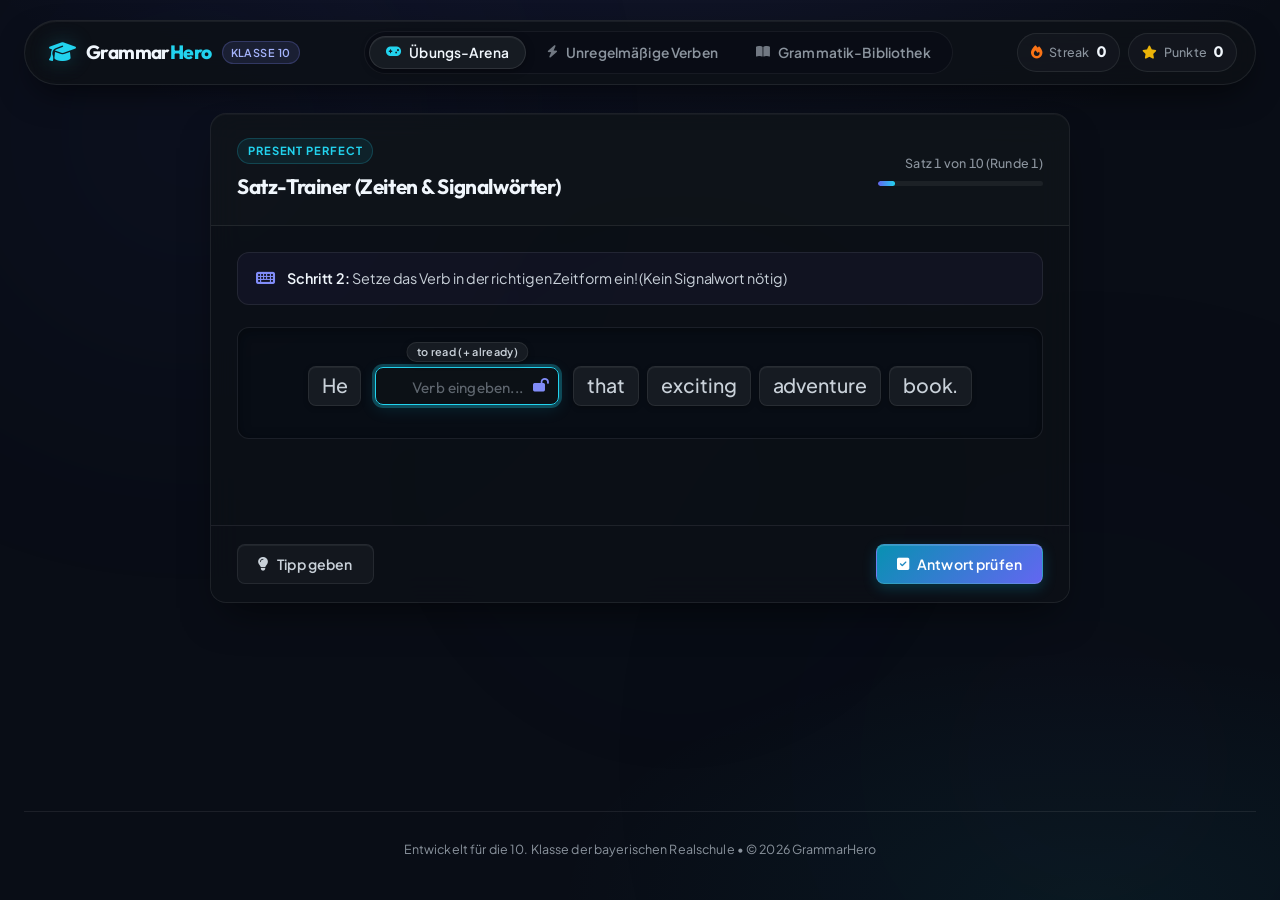
<file: index.html>
<!DOCTYPE html>
<html lang="de">
<head>
    <meta charset="UTF-8">
    <meta name="viewport" content="width=device-width, initial-scale=1.0">
    <title>GrammarHero 10 - Englisch Grammatik & Verb Trainer</title>
    <!-- Modern Fonts -->
    <link rel="preconnect" href="https://fonts.googleapis.com">
    <link rel="preconnect" href="https://fonts.gstatic.com" crossorigin>
    <link href="https://fonts.googleapis.com/css2?family=Outfit:wght@300;400;500;600;700;800&family=Plus+Jakarta+Sans:wght@300;400;500;600;700;800&display=swap" rel="stylesheet">
    <!-- FontAwesome for Premium Icons -->
    <link rel="stylesheet" href="https://cdnjs.cloudflare.com/ajax/libs/font-awesome/6.4.0/css/all.min.css">
    <link rel="stylesheet" href="style.css">
</head>
<body>

    <!-- Animierte Hintergrund-Blobs -->
    <div class="blob blob-1"></div>
    <div class="blob blob-2"></div>
    <div class="blob blob-3"></div>

    <div class="app-container">
        <!-- Header -->
        <header class="app-header">
            <div class="logo">
                <i class="fa-solid fa-graduation-cap logo-icon"></i>
                <span class="logo-text">Grammar<span class="highlight">Hero</span> <span class="badge">Klasse 10</span></span>
            </div>
            
            <nav class="app-nav">
                <button class="nav-btn active" id="btn-tab-trainer" type="button">
                    <i class="fa-solid fa-gamepad"></i> <span>Übungs-Arena</span>
                </button>
                <button class="nav-btn" id="btn-tab-verbs" type="button">
                    <i class="fa-solid fa-bolt"></i> <span>Unregelmäßige Verben</span>
                </button>
                <button class="nav-btn" id="btn-tab-grammar" type="button">
                    <i class="fa-solid fa-book-open"></i> <span>Grammatik-Bibliothek</span>
                </button>
            </nav>

            <div class="header-stats">
                <div class="stat-badge" title="Aktuelle Serie">
                    <i class="fa-solid fa-fire text-orange"></i>
                    <span class="stat-label">Streak</span>
                    <strong id="global-streak">0</strong>
                </div>
                <div class="stat-badge" title="Gesamtpunkte">
                    <i class="fa-solid fa-star text-yellow"></i>
                    <span class="stat-label">Punkte</span>
                    <strong id="global-points">0</strong>
                </div>
            </div>
        </header>

        <!-- Hauptinhalt -->
        <main class="app-main">
            
            <!-- TAB 1: TRAINER ARENA (Bereinigt & 100dvh Scroll-Stopp auf Mobile) -->
            <section id="tab-trainer" class="tab-content active">
                <div class="trainer-layout">
                    
                    <!-- LÜCKENTEXT TRAINER -->
                    <div class="card glass-card main-trainer-card">
                        <div class="card-header">
                            <div class="title-group">
                                <span class="subtitle-tag" id="current-tense-badge">Simple Present</span>
                                <h2>Satz-Trainer (Zeiten & Signalwörter)</h2>
                            </div>
                            <div class="progress-container">
                                <span class="progress-text" id="sentence-progress">Satz 1 von 10</span>
                                <div class="progress-bar-bg">
                                    <div class="progress-bar-fill" id="sentence-progress-bar" style="width: 10%"></div>
                                </div>
                            </div>
                        </div>

                        <div class="card-body">
                            <!-- Instruktionen -->
                            <div class="instruction-box" id="instruction-box">
                                <div class="instruction-step active" id="step-signal">
                                    <i class="fa-solid fa-magnifying-glass instruction-icon text-cyan"></i>
                                    <span><strong>Schritt 1:</strong> Finde und markiere das <strong>Signalwort</strong> im Satz durch Anklicken!</span>
                                </div>
                                <div class="instruction-step" id="step-gap">
                                    <i class="fa-solid fa-keyboard instruction-icon text-purple"></i>
                                    <span><strong>Schritt 2:</strong> Hervorragend! Fülle nun die Lücke mit der korrekten Verbform aus.</span>
                                </div>
                            </div>

                            <!-- Der interaktive Satzbereich (zentriert im Blickfeld) -->
                            <div class="sentence-display-area" id="sentence-area">
                                <!-- Wird dynamisch in modules/trainer-engine.js gerendert -->
                            </div>

                            <!-- Feedback Drawer -->
                            <div class="feedback-drawer" id="feedback-drawer">
                                <div class="feedback-header">
                                    <div class="feedback-status" id="feedback-status">
                                        <i class="fa-solid fa-circle-check text-green"></i>
                                        <span>Richtig! Sehr gut gemacht.</span>
                                    </div>
                                    <span class="tense-tag" id="feedback-tense">Simple Past</span>
                                </div>
                                <div class="feedback-body">
                                    <div class="correct-form-alert">
                                        <span>Korrekt wäre: </span><strong id="feedback-correct-answer">went</strong>
                                    </div>
                                    <p class="explanation-text" id="feedback-explanation">
                                        Hier steht eine Erklärung...
                                    </p>
                                </div>
                            </div>
                        </div>

                        <div class="card-footer">
                            <button class="btn btn-secondary" id="btn-hint" type="button">
                                <i class="fa-solid fa-lightbulb"></i> Tipp geben
                            </button>
                            <button class="btn btn-primary" id="btn-action" type="button" disabled>
                                <i class="fa-solid fa-lock"></i> Bitte Signalwort wählen
                            </button>
                        </div>
                    </div>

                </div>

                <!-- Mobile-First Sticky/Fixed Eingabeleiste (aktiv in Schritt 2 auf Smartphones <= 768px) -->
                <div class="mobile-input-bar" id="mobile-input-bar" aria-hidden="true">
                    <div class="mobile-input-meta">
                        <span class="mobile-step-pill"><i class="fa-solid fa-keyboard"></i> Schritt 2: Verbform eingeben</span>
                        <span class="mobile-verb-target" id="mobile-verb-hint">to play</span>
                    </div>
                    <div class="mobile-input-controls">
                        <input
                            type="text"
                            id="mobile-gap-input"
                            class="mobile-gap-field"
                            placeholder="Verbform eingeben..."
                            autocomplete="off"
                            autocorrect="off"
                            autocapitalize="off"
                            spellcheck="false"
                            enterkeyhint="done"
                            disabled
                        >
                        <button type="button" class="btn btn-accent mobile-check-btn" id="btn-mobile-check" disabled>
                            <i class="fa-solid fa-check"></i> Prüfen
                        </button>
                    </div>
                </div>
            </section>

            <!-- TAB 2: UNREGELMÄSSIGE VERBEN -->
            <section id="tab-verbs" class="tab-content">
                <div class="verbs-tab-layout">
                    <!-- Klassenstufen-Auswahl (Pill-Buttons) -->
                    <div class="verbs-filter-bar" role="group" aria-label="Klassenstufe wählen">
                        <button type="button" class="verb-grade-btn active" data-grade="all">Alle</button>
                        <button type="button" class="verb-grade-btn" data-grade="7">Klasse 7</button>
                        <button type="button" class="verb-grade-btn" data-grade="8">Klasse 8</button>
                        <button type="button" class="verb-grade-btn" data-grade="9">Klasse 9</button>
                        <button type="button" class="verb-grade-btn" data-grade="10">Klasse 10</button>
                    </div>

                    <!-- WIDGET: UNREGELMÄSSIGE VERBEN -->
                    <div class="card glass-card widget-verbs">
                        <div class="widget-header">
                            <div class="widget-title-group">
                                <h3><i class="fa-solid fa-bolt text-purple"></i> Irregular Verbs</h3>
                                <span class="verbs-pool-badge" id="verbs-pool-count">Alle Klassen (108 Verben)</span>
                            </div>
                            <div class="widget-streak" title="Unregelmäßige Verben Streak">
                                <i class="fa-solid fa-fire text-orange"></i> <span id="verbs-streak">0</span>
                            </div>
                        </div>
                        <div class="widget-body">
                            <p class="widget-desc">Gib die 3 Stammformen für das deutsche Verb ein:</p>
                            <div class="verb-target-word" id="verb-german-target">---</div>

                            <form id="verbs-widget-form">
                                <div class="input-field-group">
                                    <label for="widget-inf"><span class="badge-mini">1. Form</span> Infinitive</label>
                                    <div class="input-wrapper">
                                        <span class="input-prefix">to</span>
                                        <input type="text" id="widget-inf" autocomplete="off" placeholder="write" required>
                                        <i class="fa-solid fa-circle-check input-status-icon success-icon"></i>
                                        <i class="fa-solid fa-circle-xmark input-status-icon error-icon"></i>
                                    </div>
                                    <div class="correct-hint" id="hint-widget-inf">Richtig: write</div>
                                </div>

                                <div class="input-field-group">
                                    <label for="widget-sp"><span class="badge-mini">2. Form</span> Simple Past</label>
                                    <div class="input-wrapper">
                                        <input type="text" id="widget-sp" autocomplete="off" placeholder="wrote" required>
                                        <i class="fa-solid fa-circle-check input-status-icon success-icon"></i>
                                        <i class="fa-solid fa-circle-xmark input-status-icon error-icon"></i>
                                    </div>
                                    <div class="correct-hint" id="hint-widget-sp">Richtig: wrote</div>
                                </div>

                                <div class="input-field-group">
                                    <label for="widget-pp"><span class="badge-mini">3. Form</span> Past Participle</label>
                                    <div class="input-wrapper">
                                        <input type="text" id="widget-pp" autocomplete="off" placeholder="written" required>
                                        <i class="fa-solid fa-circle-check input-status-icon success-icon"></i>
                                        <i class="fa-solid fa-circle-xmark input-status-icon error-icon"></i>
                                    </div>
                                    <div class="correct-hint" id="hint-widget-pp">Richtig: written</div>
                                </div>

                                <button type="submit" class="btn btn-accent btn-full" id="btn-widget-check">
                                    Prüfen
                                </button>
                            </form>
                        </div>
                    </div>
                </div>
            </section>

            <!-- TAB 3: GRAMMATIK ERKLÄRUNGEN -->
            <section id="tab-grammar" class="tab-content">
                <div class="grammar-dashboard-header">
                    <h2>Die 8 Zeiten im bayerischen Realschul-Lehrplan (Klasse 10)</h2>
                    <p>Hier findest du anschauliche Vergleiche, Zeitstrahlen und alle wichtigen Regeln auf einen Blick.</p>
                </div>

                <div class="grammar-timeline-card card glass-card">
                    <h3><i class="fa-solid fa-timeline text-cyan"></i> Die englische Zeitenlandschaft (Chronologischer Zeitstrahl)</h3>
                    <div class="timeline-visual">
                        <div class="timeline-line"></div>
                        <div class="timeline-nodes">
                            <div class="timeline-node" data-tense="past-perfect">
                                <div class="node-dot"></div>
                                <span class="node-title">Past Perfect</span>
                                <span class="node-desc">Vor-Vergangenheit</span>
                            </div>
                            <div class="timeline-node" data-tense="simple-past">
                                <div class="node-dot"></div>
                                <span class="node-title">Simple Past</span>
                                <span class="node-desc">Vergangenheit</span>
                            </div>
                            <div class="timeline-node" data-tense="present-perfect">
                                <div class="node-dot"></div>
                                <span class="node-title">Pres. Perfect</span>
                                <span class="node-desc">Brücke zur Gegenwart</span>
                            </div>
                            <div class="timeline-node active" data-tense="simple-present">
                                <div class="node-dot"></div>
                                <span class="node-title">Simple Present</span>
                                <span class="node-desc">Gegenwart / Gewohnheit</span>
                            </div>
                            <div class="timeline-node" data-tense="will-future">
                                <div class="node-dot"></div>
                                <span class="node-title">Will-Future</span>
                                <span class="node-desc">Zukunft (Vorhersage)</span>
                            </div>
                        </div>
                    </div>
                </div>

                <!-- Zeiten Grid -->
                <div class="grammar-grid" id="grammar-cards-container">
                    <!-- Wird dynamisch über modules/grammar-view.js gefüllt -->
                </div>
            </section>

        </main>

        <!-- Footer -->
        <footer class="app-footer">
            <p>Entwickelt für die 10. Klasse der bayerischen Realschule • © 2026 GrammarHero</p>
        </footer>
    </div>

    <!-- Einbindung der modularen ES-Logik -->
    <script type="module" src="app.js"></script>
</body>
</html>
</file>
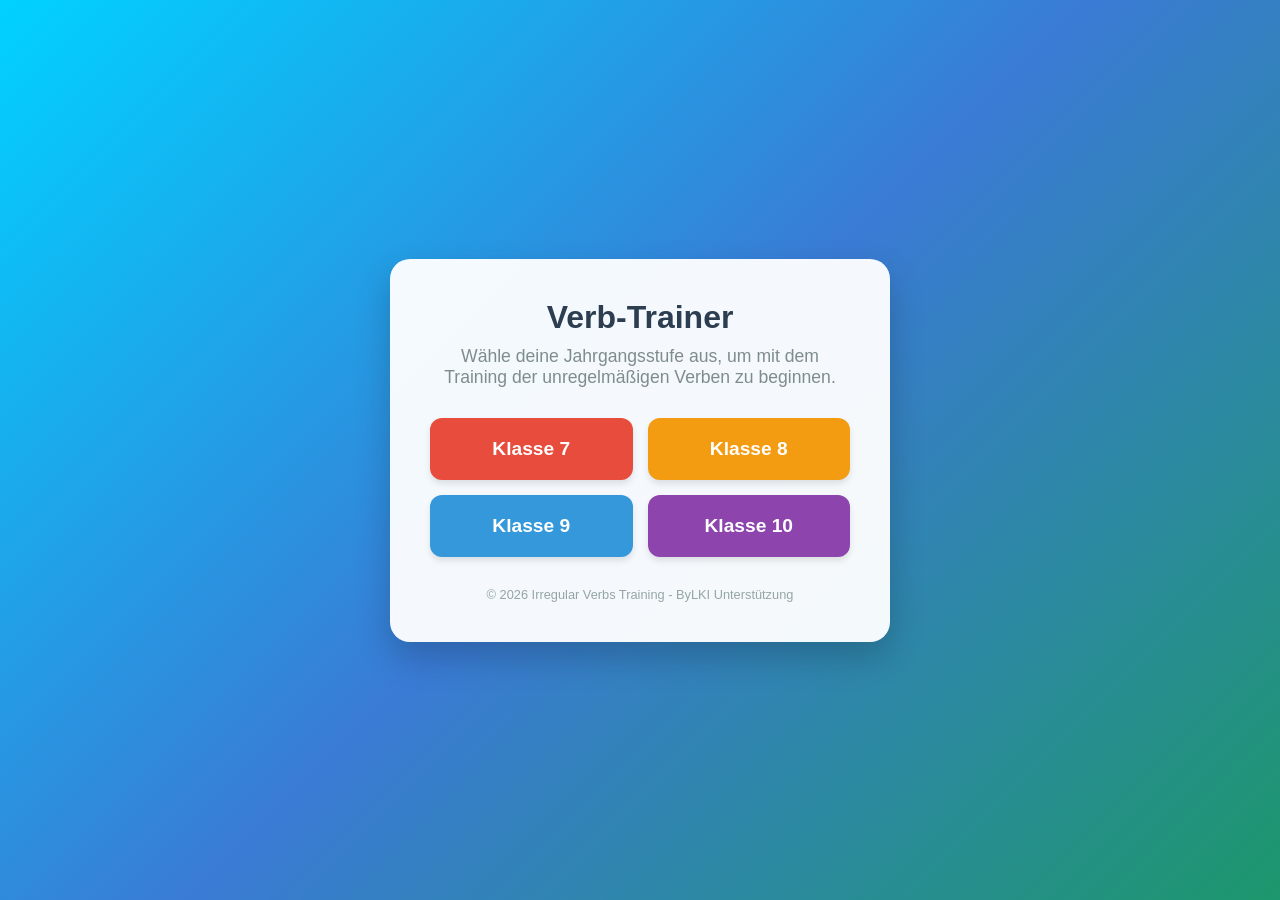
<file: verbs.html>
<!DOCTYPE html>
<html lang="de">
<head>
    <meta charset="UTF-8">
    <meta name="viewport" content="width=device-width, initial-scale=1.0">
    <title>Irregular Verbs Trainer - Startseite</title>
    <style>
        * {
            box-sizing: border-box;
            margin: 0;
            padding: 0;
        }

        body {
            font-family: 'Segoe UI', Tahoma, Geneva, Verdana, sans-serif;
            /* Der gewünschte blau-grüne Farbverlauf */
            background: linear-gradient(135deg, #00d2ff 0%, #3a7bd5 50%, #1d976c 100%);
            height: 100vh;
            display: flex;
            justify-content: center;
            align-items: center;
            color: #333;
        }

        .container {
            background: rgba(255, 255, 255, 0.95);
            padding: 40px;
            border-radius: 20px;
            box-shadow: 0 15px 35px rgba(0,0,0,0.2);
            text-align: center;
            max-width: 500px;
            width: 90%;
        }

        h1 {
            color: #2c3e50;
            margin-bottom: 10px;
            font-size: 2em;
        }

        p {
            color: #7f8c8d;
            margin-bottom: 30px;
            font-size: 1.1em;
        }

        .button-grid {
            display: grid;
            grid-template-columns: 1fr 1fr;
            gap: 15px;
        }

        .class-btn {
            display: block;
            padding: 20px;
            font-size: 1.2em;
            font-weight: bold;
            text-decoration: none;
            color: white;
            border-radius: 12px;
            transition: transform 0.2s, box-shadow 0.2s, filter 0.2s;
            box-shadow: 0 4px 6px rgba(0,0,0,0.1);
        }

        /* Individuelle Farben für die Klassenstufen */
        .btn-7 { background-color: #e74c3c; } /* Rot */
        .btn-8 { background-color: #f39c12; } /* Orange */
        .btn-9 { background-color: #3498db; } /* Blau */
        .btn-10 { background-color: #8e44ad; } /* Lila */

        .class-btn:hover {
            transform: translateY(-5px);
            box-shadow: 0 8px 15px rgba(0,0,0,0.2);
            filter: brightness(1.1);
        }

        .footer {
            margin-top: 30px;
            font-size: 0.8em;
            color: #95a5a6;
        }
    </style>
</head>
<body>

<div class="container">
    <h1>Verb-Trainer</h1>
    <p>Wähle deine Jahrgangsstufe aus, um mit dem Training der unregelmäßigen Verben zu beginnen.</p>
    
    <div class="button-grid">
        <a href="irregular_verbs_7.html" class="class-btn btn-7">Klasse 7</a>
        <a href="irregular_verbs_8.html" class="class-btn btn-8">Klasse 8</a>
        <a href="irregular_verbs_9.html" class="class-btn btn-9">Klasse 9</a>
        <a href="irregular_verbs_10.html" class="class-btn btn-10">Klasse 10</a>
    </div>

    <div class="footer">
        © 2026 Irregular Verbs Training - ByLKI Unterstützung
    </div>
</div>
</file>
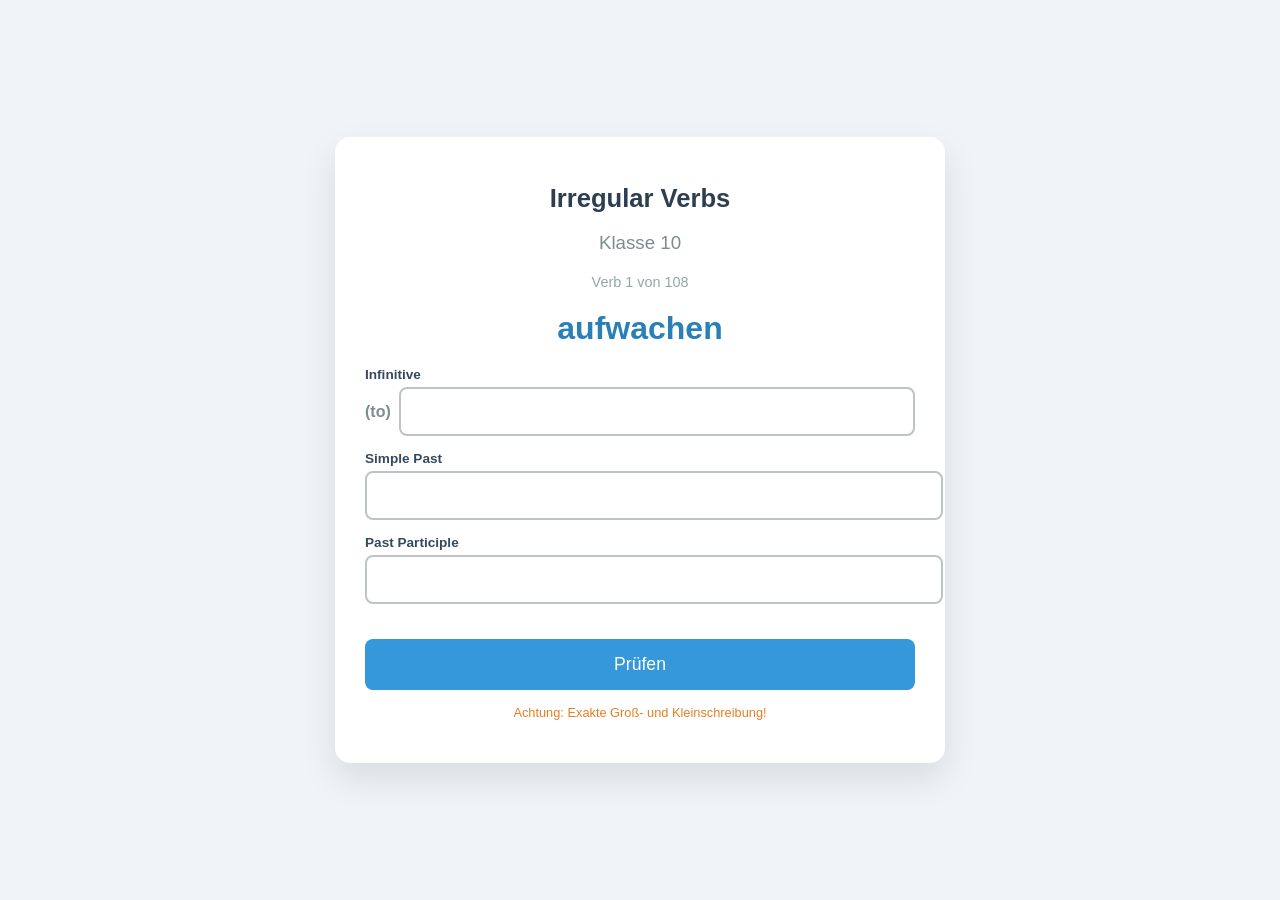
<file: verbs_10.html>
<!DOCTYPE html>
<html lang="de">
<head>
    <meta charset="UTF-8">
    <meta name="viewport" content="width=device-width, initial-scale=1.0">
    <title>Vokabeltest: Irregular Verbs (10. Klasse)</title>
    <style>
        body {
            font-family: 'Segoe UI', Tahoma, Geneva, Verdana, sans-serif;
            background-color: #f0f4f8;
            display: flex;
            justify-content: center;
            align-items: center;
            min-height: 100vh;
            margin: 0;
        }
        .quiz-container {
            background: white;
            padding: 30px;
            border-radius: 15px;
            box-shadow: 0 15px 35px rgba(0,0,0,0.1);
            width: 100%;
            max-width: 550px;
            text-align: center;
        }
        h1 {
            color: #2c3e50;
            font-size: 1.6em;
            margin-bottom: 5px;
        }
        .subtitle {
            color: #7f8c8d;
            margin-bottom: 20px;
            font-weight: normal;
        }
        .progress {
            font-size: 0.9em;
            color: #95a5a6;
            margin-bottom: 20px;
        }
        .german-word {
            font-size: 2em;
            font-weight: bold;
            color: #2980b9;
            margin: 20px 0;
            display: block;
        }
        .input-group {
            margin-bottom: 15px;
            text-align: left;
        }
        .input-group label {
            display: block;
            font-size: 0.85em;
            color: #34495e;
            margin-bottom: 5px;
            font-weight: bold;
        }
        .field-row {
            display: flex;
            align-items: center;
            position: relative;
        }
        .prefix {
            margin-right: 8px;
            color: #7f8c8d;
            font-weight: bold;
        }
        input {
            width: 100%;
            padding: 12px;
            border: 2px solid #bdc3c7;
            border-radius: 8px;
            font-size: 1.1em;
            outline: none;
            transition: all 0.3s;
        }
        input.correct {
            background-color: #d4edda;
            border-color: #28a745;
            color: #155724;
        }
        input.incorrect {
            background-color: #f8d7da;
            border-color: #dc3545;
            color: #721c24;
        }
        .correction {
            font-size: 0.85em;
            color: #dc3545;
            margin-top: 4px;
            font-weight: bold;
            display: none;
        }
        button {
            background-color: #3498db;
            color: white;
            border: none;
            padding: 15px 30px;
            border-radius: 8px;
            font-size: 1.1em;
            cursor: pointer;
            width: 100%;
            margin-top: 20px;
            transition: background 0.3s;
        }
        button:hover {
            background-color: #2980b9;
        }
        button.next-btn {
            background-color: #2ecc71;
        }
        button.next-btn:hover {
            background-color: #27ae60;
        }
        #result-screen {
            display: none;
        }
        .hint {
            font-size: 0.8em;
            color: #e67e22;
            margin-top: 15px;
        }
    </style>
</head>
<body>

<div class="quiz-container">
    <h1>Irregular Verbs</h1>
    <h3 class="subtitle">Klasse 10</h3>
    <div class="progress" id="progress">Lade Test...</div>
    
    <div id="question-screen">
        <span class="german-word" id="de-word">---</span>

        <div class="input-group">
            <label>Infinitive</label>
            <div class="field-row">
                <span class="prefix">(to)</span>
                <input type="text" id="inf-input" autocomplete="off" autofocus>
            </div>
            <div id="inf-corr" class="correction"></div>
        </div>

        <div class="input-group">
            <label>Simple Past</label>
            <input type="text" id="sp-input" autocomplete="off">
            <div id="sp-corr" class="correction"></div>
        </div>

        <div class="input-group">
            <label>Past Participle</label>
            <input type="text" id="pp-input" autocomplete="off">
            <div id="pp-corr" class="correction"></div>
        </div>

        <button id="main-btn" onclick="handleButtonClick()">Prüfen</button>
        <p class="hint">Achtung: Exakte Groß- und Kleinschreibung!</p>
    </div>

    <div id="result-screen">
        <h2>Dein Ergebnis</h2>
        <p id="final-score" style="font-size: 1.5em; font-weight: bold;"></p>
        <p id="summary-text"></p>
        <button onclick="location.reload()">Test neu starten</button>
    </div>
</div>

<script>
    // Datenbank für die 10. Klasse (inkl. Neuzugänge wie bend, bet, breed, quit, sink)
    const verbData = [
        { de: "sein", inf: "be", sp: "was/were", pp: "been" },
        { de: "ertragen, aushalten", inf: "bear", sp: "bore", pp: "borne" },
        { de: "schlagen, besiegen", inf: "beat", sp: "beat", pp: "beaten" },
        { de: "werden", inf: "become", sp: "became", pp: "become" },
        { de: "anfangen, beginnen", inf: "begin", sp: "began", pp: "begun" },
        { de: "beugen; bücken", inf: "bend", sp: "bent", pp: "bent" },
        { de: "wetten", inf: "bet", sp: "bet", pp: "bet" },
        { de: "beißen; stechen", inf: "bite", sp: "bit", pp: "bitten" },
        { de: "bluten", inf: "bleed", sp: "bled", pp: "bled" },
        { de: "pusten, blasen; wehen", inf: "blow", sp: "blew", pp: "blown" },
        { de: "brechen", inf: "break", sp: "broke", pp: "broken" },
        { de: "brüten; züchten", inf: "breed", sp: "bred", pp: "bred" },
        { de: "bringen", inf: "bring", sp: "brought", pp: "brought" },
        { de: "bauen", inf: "build", sp: "built", pp: "built" },
        { de: "brennen, verbrennen", inf: "burn", sp: "burnt", pp: "burnt" },
        { de: "bersten, platzen", inf: "burst", sp: "burst", pp: "burst" },
        { de: "kaufen", inf: "buy", sp: "bought", pp: "bought" },
        { de: "fangen; erwischen", inf: "catch", sp: "caught", pp: "caught" },
        { de: "wählen, auswählen", inf: "choose", sp: "chose", pp: "chosen" },
        { de: "kommen", inf: "come", sp: "came", pp: "come" },
        { de: "kosten", inf: "cost", sp: "cost", pp: "cost" },
        { de: "schneiden; mähen", inf: "cut", sp: "cut", pp: "cut" },
        { de: "sich kümmern um", inf: "deal", sp: "dealt", pp: "dealt" },
        { de: "tun, machen", inf: "do", sp: "did", pp: "done" },
        { de: "graben", inf: "dig", sp: "dug", pp: "dug" },
        { de: "zeichnen", inf: "draw", sp: "drew", pp: "drawn" },
        { de: "trinken", inf: "drink", sp: "drank", pp: "drunk" },
        { de: "fahren (Auto)", inf: "drive", sp: "drove", pp: "driven" },
        { de: "essen", inf: "eat", sp: "ate", pp: "eaten" },
        { de: "fallen", inf: "fall", sp: "fell", pp: "fallen" },
        { de: "füttern", inf: "feed", sp: "fed", pp: "fed" },
        { de: "fühlen", inf: "feel", sp: "felt", pp: "felt" },
        { de: "kämpfen, bekämpfen", inf: "fight", sp: "fought", pp: "fought" },
        { de: "finden", inf: "find", sp: "found", pp: "found" },
        { de: "fliegen", inf: "fly", sp: "flew", pp: "flown" },
        { de: "vergessen", inf: "forget", sp: "forgot", pp: "forgotten" },
        { de: "gefrieren; erstarren", inf: "freeze", sp: "froze", pp: "frozen" },
        { de: "bekommen; holen", inf: "get", sp: "got", pp: "got" },
        { de: "geben", inf: "give", sp: "gave", pp: "given" },
        { de: "gehen, fahren", inf: "go", sp: "went", pp: "gone" },
        { de: "anbauen; wachsen", inf: "grow", sp: "grew", pp: "grown" },
        { de: "hängen", inf: "hang", sp: "hung", pp: "hung" },
        { de: "haben", inf: "have", sp: "had", pp: "had" },
        { de: "hören", inf: "hear", sp: "heard", pp: "heard" },
        { de: "verstecken", inf: "hide", sp: "hid", pp: "hidden" },
        { de: "treffen, schlagen", inf: "hit", sp: "hit", pp: "hit" },
        { de: "halten", inf: "hold", sp: "held", pp: "held" },
        { de: "verletzen; wehtun", inf: "hurt", sp: "hurt", pp: "hurt" },
        { de: "behalten", inf: "keep", sp: "kept", pp: "kept" },
        { de: "knien", inf: "kneel", sp: "knelt", pp: "knelt" },
        { de: "wissen; kennen", inf: "know", sp: "knew", pp: "known" },
        { de: "führen, leiten", inf: "lead", sp: "led", pp: "led" },
        { de: "lassen, verlassen", inf: "leave", sp: "left", pp: "left" },
        { de: "leihen", inf: "lend", sp: "lent", pp: "lent" },
        { de: "lassen", inf: "let", sp: "let", pp: "let" },
        { de: "anzünden", inf: "light", sp: "lit", pp: "lit" },
        { de: "verlieren", inf: "lose", sp: "lost", pp: "lost" },
        { de: "machen, herstellen", inf: "make", sp: "made", pp: "made" },
        { de: "bedeuten", inf: "mean", sp: "meant", pp: "meant" },
        { de: "treffen", inf: "meet", sp: "met", pp: "met" },
        { de: "bezahlen", inf: "pay", sp: "paid", pp: "paid" },
        { de: "legen, stellen", inf: "put", sp: "put", pp: "put" },
        { de: "aufhören; kündigen", inf: "quit", sp: "quit", pp: "quit" },
        { de: "lesen", inf: "read", sp: "read", pp: "read" },
        { de: "zurücksetzen", inf: "reset", sp: "reset", pp: "reset" },
        { de: "neu schreiben", inf: "rewrite", sp: "rewrote", pp: "rewritten" },
        { de: "reiten; (Rad) fahren", inf: "ride", sp: "rode", pp: "ridden" },
        { de: "läuten, klingeln", inf: "ring", sp: "rang", pp: "rung" },
        { de: "ansteigen; erheben", inf: "rise", sp: "rose", pp: "risen" },
        { de: "rennen, laufen", inf: "run", sp: "ran", pp: "run" },
        { de: "sagen", inf: "say", sp: "said", pp: "said" },
        { de: "sehen", inf: "see", sp: "saw", pp: "seen" },
        { de: "suchen", inf: "seek", sp: "sought", pp: "sought" },
        { de: "verkaufen", inf: "sell", sp: "sold", pp: "sold" },
        { de: "senden, schicken", inf: "send", sp: "sent", pp: "sent" },
        { de: "stellen, legen", inf: "set", sp: "set", pp: "set" },
        { de: "nähen", inf: "sew", sp: "sewed", pp: "sewn" },
        { de: "schütteln", inf: "shake", sp: "shook", pp: "shaken" },
        { de: "schießen", inf: "shoot", sp: "shot", pp: "shot" },
        { de: "zeigen", inf: "show", sp: "showed", pp: "shown" },
        { de: "schließen", inf: "shut", sp: "shut", pp: "shut" },
        { de: "singen", inf: "sing", sp: "sang", pp: "sung" },
        { de: "sinken", inf: "sink", sp: "sank", pp: "sunk" },
        { de: "sitzen", inf: "sit", sp: "sat", pp: "sat" },
        { de: "schlafen", inf: "sleep", sp: "slept", pp: "slept" },
        { de: "schieben, gleiten", inf: "slide", sp: "slid", pp: "slid" },
        { de: "sprechen", inf: "speak", sp: "spoke", pp: "spoken" },
        { de: "rasen, zu schnell fahren", inf: "speed", sp: "sped", pp: "sped" },
        { de: "ausgeben; verbringen", inf: "spend", sp: "spent", pp: "spent" },
        { de: "drehen", inf: "spin", sp: "spun", pp: "spun" },
        { de: "verbreiten", inf: "spread", sp: "spread", pp: "spread" },
        { de: "stehen", inf: "stand", sp: "stood", pp: "stood" },
        { de: "stehlen", inf: "steal", sp: "stole", pp: "stolen" },
        { de: "kleben; bleiben", inf: "stick", sp: "stuck", pp: "stuck" },
        { de: "stechen (Insekt)", inf: "sting", sp: "stung", pp: "stung" },
        { de: "fegen, kehren", inf: "sweep", sp: "swept", pp: "swept" },
        { de: "schwimmen", inf: "swim", sp: "swam", pp: "swum" },
        { de: "schwingen", inf: "swing", sp: "swung", pp: "swung" },
        { de: "nehmen; bringen", inf: "take", sp: "took", pp: "taken" },
        { de: "unterrichten", inf: "teach", sp: "taught", pp: "taught" },
        { de: "sagen; erzählen", inf: "tell", sp: "told", pp: "told" },
        { de: "denken, glauben", inf: "think", sp: "thought", pp: "thought" },
        { de: "werfen", inf: "throw", sp: "threw", pp: "thrown" },
        { de: "verstehen", inf: "understand", sp: "understood", pp: "understood" },
        { de: "aufwachen", inf: "wake up", sp: "woke up", pp: "woken up" },
        { de: "tragen (Kleidung)", inf: "wear", sp: "wore", pp: "worn" },
        { de: "gewinnen", inf: "win", sp: "won", pp: "won" },
        { de: "schreiben", inf: "write", sp: "wrote", pp: "written" }
    ];

    let shuffledVerbs = [...verbData].sort(() => Math.random() - 0.5);
    let currentIndex = 0;
    let score = 0;
    let isCheckingMode = true;

    const mainBtn = document.getElementById('main-btn');
    const inputs = {
        inf: document.getElementById('inf-input'),
        sp: document.getElementById('sp-input'),
        pp: document.getElementById('pp-input')
    };
    const corrections = {
        inf: document.getElementById('inf-corr'),
        sp: document.getElementById('sp-corr'),
        pp: document.getElementById('pp-corr')
    };

    function loadVerb() {
        if (currentIndex < shuffledVerbs.length) {
            const verb = shuffledVerbs[currentIndex];
            document.getElementById('de-word').innerText = verb.de;
            document.getElementById('progress').innerText = `Verb ${currentIndex + 1} von ${shuffledVerbs.length}`;
            
            for (let key in inputs) {
                inputs[key].value = "";
                inputs[key].className = "";
                inputs[key].disabled = false;
                corrections[key].style.display = "none";
            }
            mainBtn.innerText = "Prüfen";
            mainBtn.className = "";
            isCheckingMode = true;
            inputs.inf.focus();
        } else {
            showResult();
        }
    }

    function handleButtonClick() {
        if (isCheckingMode) {
            checkAnswer();
        } else {
            currentIndex++;
            loadVerb();
        }
    }

    function checkAnswer() {
        const verb = shuffledVerbs[currentIndex];
        let allCorrect = true;

        const check = (key, correctValue) => {
            const userVal = inputs[key].value.trim();
            const variants = correctValue.split('/').map(v => v.trim());
            
            if (variants.includes(userVal)) {
                inputs[key].className = "correct";
            } else {
                inputs[key].className = "incorrect";
                corrections[key].innerText = `Richtig: ${correctValue}`;
                corrections[key].style.display = "block";
                allCorrect = false;
            }
            inputs[key].disabled = true;
        };

        check('inf', verb.inf);
        check('sp', verb.sp);
        check('pp', verb.pp);

        if (allCorrect) score++;

        mainBtn.innerText = "Weiter";
        mainBtn.className = "next-btn";
        isCheckingMode = false;
    }

    window.addEventListener('keypress', (e) => {
        if (e.key === 'Enter') handleButtonClick();
    });

    function showResult() {
        document.getElementById('question-screen').style.display = 'none';
        document.getElementById('result-screen').style.display = 'block';
        document.getElementById('final-score').innerText = `${score} von ${shuffledVerbs.length} richtig!`;
        
        const percent = (score / shuffledVerbs.length) * 100;
        let msg = "";
        if (percent === 100) msg = "Exzellent! Du beherrschst alle Formen perfekt. 🎓";
        else if (percent > 85) msg = "Hervorragende Leistung! Fast fehlerfrei. ✨";
        else if (percent > 60) msg = "Gut gemacht, aber ein paar Lücken sind noch da. 📚";
        else msg = "Das solltest du nochmal wiederholen. Dranbleiben! 💪";
        
        document.getElementById('summary-text').innerText = msg;
    }

    loadVerb();
</script>

</body>
</html>
</file>
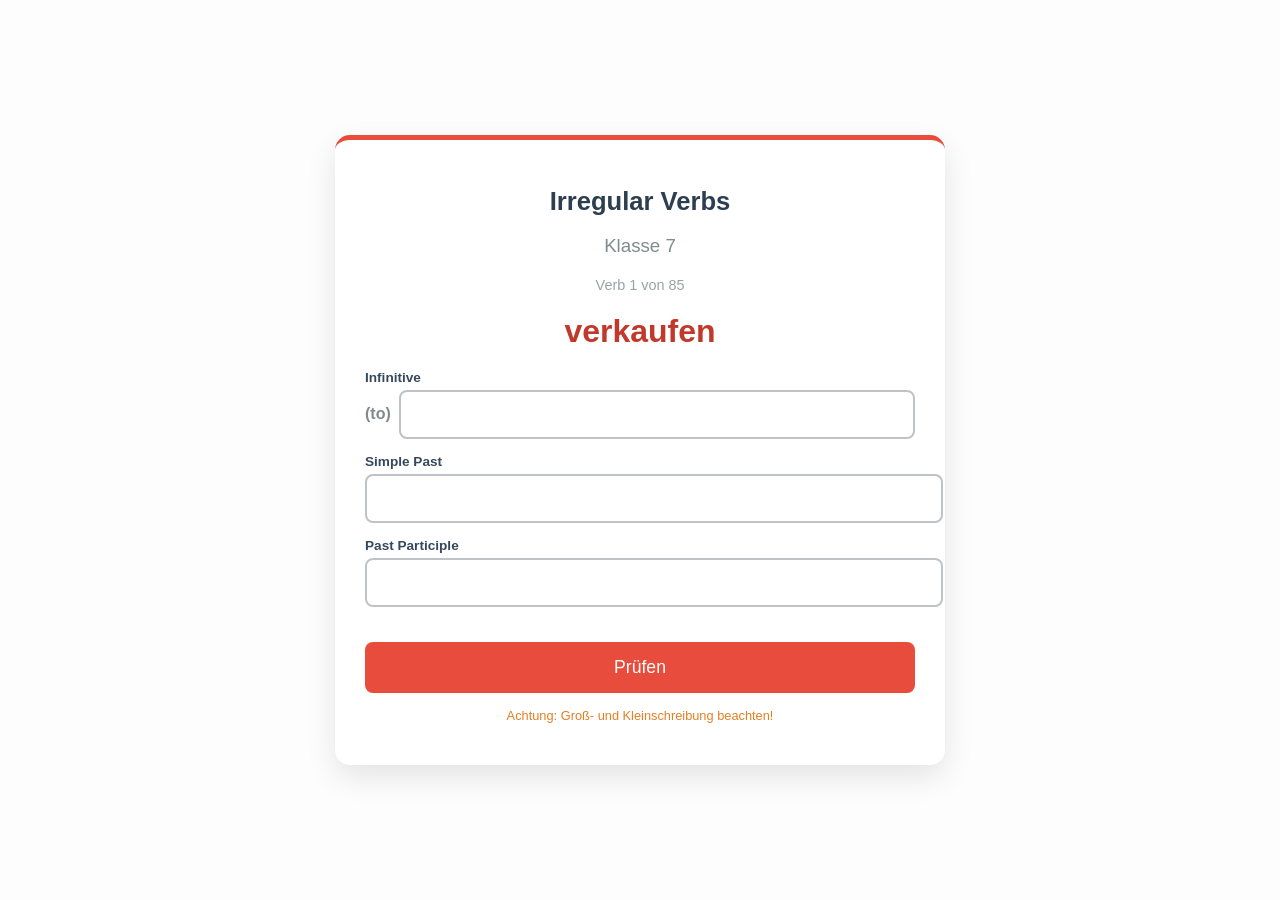
<file: verbs_7.html>
<!DOCTYPE html>
<html lang="de">
<head>
    <meta charset="UTF-8">
    <meta name="viewport" content="width=device-width, initial-scale=1.0">
    <title>Vokabeltest: Irregular Verbs (7. Klasse)</title>
    <style>
        body {
            font-family: 'Segoe UI', Tahoma, Geneva, Verdana, sans-serif;
            background-color: #fdfdfd;
            display: flex;
            justify-content: center;
            align-items: center;
            min-height: 100vh;
            margin: 0;
        }
        .quiz-container {
            background: white;
            padding: 30px;
            border-radius: 15px;
            box-shadow: 0 12px 30px rgba(0,0,0,0.1);
            width: 100%;
            max-width: 550px;
            text-align: center;
            border-top: 5px solid #e74c3c;
        }
        h1 {
            color: #2c3e50;
            font-size: 1.6em;
            margin-bottom: 5px;
        }
        .subtitle {
            color: #7f8c8d;
            margin-bottom: 20px;
            font-weight: normal;
        }
        .progress {
            font-size: 0.9em;
            color: #95a5a6;
            margin-bottom: 20px;
        }
        .german-word {
            font-size: 2em;
            font-weight: bold;
            color: #c0392b;
            margin: 20px 0;
            display: block;
        }
        .input-group {
            margin-bottom: 15px;
            text-align: left;
        }
        .input-group label {
            display: block;
            font-size: 0.85em;
            color: #34495e;
            margin-bottom: 5px;
            font-weight: bold;
        }
        .field-row {
            display: flex;
            align-items: center;
            position: relative;
        }
        .prefix {
            margin-right: 8px;
            color: #7f8c8d;
            font-weight: bold;
        }
        input {
            width: 100%;
            padding: 12px;
            border: 2px solid #bdc3c7;
            border-radius: 8px;
            font-size: 1.1em;
            outline: none;
            transition: all 0.3s;
        }
        input.correct {
            background-color: #d4edda;
            border-color: #28a745;
            color: #155724;
        }
        input.incorrect {
            background-color: #f8d7da;
            border-color: #dc3545;
            color: #721c24;
        }
        .correction {
            font-size: 0.85em;
            color: #dc3545;
            margin-top: 4px;
            font-weight: bold;
            display: none;
        }
        button {
            background-color: #e74c3c;
            color: white;
            border: none;
            padding: 15px 30px;
            border-radius: 8px;
            font-size: 1.1em;
            cursor: pointer;
            width: 100%;
            margin-top: 20px;
            transition: background 0.3s;
        }
        button:hover {
            background-color: #c0392b;
        }
        button.next-btn {
            background-color: #2ecc71;
        }
        button.next-btn:hover {
            background-color: #27ae60;
        }
        #result-screen {
            display: none;
        }
        .hint {
            font-size: 0.8em;
            color: #e67e22;
            margin-top: 15px;
        }
    </style>
</head>
<body>

<div class="quiz-container">
    <h1>Irregular Verbs</h1>
    <h3 class="subtitle">Klasse 7</h3>
    <div class="progress" id="progress">Starte Test...</div>
    
    <div id="question-screen">
        <span class="german-word" id="de-word">---</span>

        <div class="input-group">
            <label>Infinitive</label>
            <div class="field-row">
                <span class="prefix">(to)</span>
                <input type="text" id="inf-input" autocomplete="off" autofocus>
            </div>
            <div id="inf-corr" class="correction"></div>
        </div>

        <div class="input-group">
            <label>Simple Past</label>
            <input type="text" id="sp-input" autocomplete="off">
            <div id="sp-corr" class="correction"></div>
        </div>

        <div class="input-group">
            <label>Past Participle</label>
            <input type="text" id="pp-input" autocomplete="off">
            <div id="pp-corr" class="correction"></div>
        </div>

        <button id="main-btn" onclick="handleButtonClick()">Prüfen</button>
        <p class="hint">Achtung: Groß- und Kleinschreibung beachten!</p>
    </div>

    <div id="result-screen">
        <h2>Geschafft!</h2>
        <p id="final-score" style="font-size: 1.5em; font-weight: bold;"></p>
        <p id="summary-text"></p>
        <button onclick="location.reload()">Nochmal üben</button>
    </div>
</div>

<script>
    const verbData = [
        { de: "sein", inf: "be", sp: "was/were", pp: "been" },
        { de: "schlagen, besiegen", inf: "beat", sp: "beat", pp: "beaten" },
        { de: "werden", inf: "become", sp: "became", pp: "become" },
        { de: "beißen", inf: "bite", sp: "bit", pp: "bitten" },
        { de: "pusten, blasen; wehen", inf: "blow", sp: "blew", pp: "blown" },
        { de: "brechen", inf: "break", sp: "broke", pp: "broken" },
        { de: "bringen, mitbringen", inf: "bring", sp: "brought", pp: "brought" },
        { de: "bauen", inf: "build", sp: "built", pp: "built" },
        { de: "brennen, verbrennen", inf: "burn", sp: "burnt", pp: "burnt" },
        { de: "kaufen", inf: "buy", sp: "bought", pp: "bought" },
        { de: "fangen; erwischen", inf: "catch", sp: "caught", pp: "caught" },
        { de: "wählen, auswählen", inf: "choose", sp: "chose", pp: "chosen" },
        { de: "kommen", inf: "come", sp: "came", pp: "come" },
        { de: "kosten", inf: "cost", sp: "cost", pp: "cost" },
        { de: "schneiden; mähen", inf: "cut", sp: "cut", pp: "cut" },
        { de: "tun, machen", inf: "do", sp: "did", pp: "done" },
        { de: "graben", inf: "dig", sp: "dug", pp: "dug" },
        { de: "zeichnen", inf: "draw", sp: "drew", pp: "drawn" },
        { de: "trinken", inf: "drink", sp: "drank", pp: "drunk" },
        { de: "fahren", inf: "drive", sp: "drove", pp: "driven" },
        { de: "essen", inf: "eat", sp: "ate", pp: "eaten" },
        { de: "fallen", inf: "fall", sp: "fell", pp: "fallen" },
        { de: "füttern", inf: "feed", sp: "fed", pp: "fed" },
        { de: "fühlen", inf: "feel", sp: "felt", pp: "felt" },
        { de: "kämpfen, bekämpfen", inf: "fight", sp: "fought", pp: "fought" },
        { de: "finden", inf: "find", sp: "found", pp: "found" },
        { de: "fliegen", inf: "fly", sp: "flew", pp: "flown" },
        { de: "vergessen", inf: "forget", sp: "forgot", pp: "forgotten" },
        { de: "gefrieren; erstarren", inf: "freeze", sp: "froze", pp: "frozen" },
        { de: "bekommen; holen", inf: "get", sp: "got", pp: "got" },
        { de: "geben", inf: "give", sp: "gave", pp: "given" },
        { de: "gehen, fahren", inf: "go", sp: "went", pp: "gone" },
        { de: "wachsen", inf: "grow", sp: "grew", pp: "grown" },
        { de: "hängen", inf: "hang", sp: "hung", pp: "hung" },
        { de: "haben", inf: "have", sp: "had", pp: "had" },
        { de: "hören", inf: "hear", sp: "heard", pp: "heard" },
        { de: "verstecken", inf: "hide", sp: "hid", pp: "hidden" },
        { de: "treffen, schlagen", inf: "hit", sp: "hit", pp: "hit" },
        { de: "halten", inf: "hold", sp: "held", pp: "held" },
        { de: "verletzen; wehtun", inf: "hurt", sp: "hurt", pp: "hurt" },
        { de: "behalten", inf: "keep", sp: "kept", pp: "kept" },
        { de: "knien", inf: "kneel", sp: "knelt", pp: "knelt" },
        { de: "wissen; kennen", inf: "know", sp: "knew", pp: "known" },
        { de: "verlassen", inf: "leave", sp: "left", pp: "left" },
        { de: "leihen", inf: "lend", sp: "lent", pp: "lent" },
        { de: "lassen", inf: "let", sp: "let", pp: "let" },
        { de: "verlieren", inf: "lose", sp: "lost", pp: "lost" },
        { de: "machen, herstellen", inf: "make", sp: "made", pp: "made" },
        { de: "bedeuten", inf: "mean", sp: "meant", pp: "meant" },
        { de: "treffen", inf: "meet", sp: "met", pp: "met" },
        { de: "bezahlen", inf: "pay", sp: "paid", pp: "paid" },
        { de: "legen, stellen", inf: "put", sp: "put", pp: "put" },
        { de: "lesen", inf: "read", sp: "read", pp: "read" },
        { de: "reiten; fahren", inf: "ride", sp: "rode", pp: "ridden" },
        { de: "läuten, klingeln", inf: "ring", sp: "rang", pp: "rung" },
        { de: "rennen, laufen", inf: "run", sp: "ran", pp: "run" },
        { de: "sagen", inf: "say", sp: "said", pp: "said" },
        { de: "sehen", inf: "see", sp: "saw", pp: "seen" },
        { de: "verkaufen", inf: "sell", sp: "sold", pp: "sold" },
        { de: "senden, schicken", inf: "send", sp: "sent", pp: "sent" },
        { de: "stellen, legen", inf: "set", sp: "set", pp: "set" },
        { de: "nähen", inf: "sew", sp: "sewed", pp: "sewn" },
        { de: "schütteln", inf: "shake", sp: "shook", pp: "shaken" },
        { de: "zeigen", inf: "show", sp: "showed", pp: "shown" },
        { de: "singen", inf: "sing", sp: "sang", pp: "sung" },
        { de: "sitzen", inf: "sit", sp: "sat", pp: "sat" },
        { de: "schlafen", inf: "sleep", sp: "slept", pp: "slept" },
        { de: "sprechen", inf: "speak", sp: "spoke", pp: "spoken" },
        { de: "ausgeben, verbringen", inf: "spend", sp: "spent", pp: "spent" },
        { de: "drehen", inf: "spin", sp: "spun", pp: "spun" },
        { de: "verbreiten", inf: "spread", sp: "spread", pp: "spread" },
        { de: "stehen", inf: "stand", sp: "stood", pp: "stood" },
        { de: "stehlen", inf: "steal", sp: "stole", pp: "stolen" },
        { de: "kleben", inf: "stick", sp: "stuck", pp: "stuck" },
        { de: "schwimmen", inf: "swim", sp: "swam", pp: "swum" },
        { de: "nehmen; bringen", inf: "take", sp: "took", pp: "taken" },
        { de: "lehren, unterrichten", inf: "teach", sp: "taught", pp: "taught" },
        { de: "sagen, erzählen", inf: "tell", sp: "told", pp: "told" },
        { de: "denken, glauben", inf: "think", sp: "thought", pp: "thought" },
        { de: "werfen", inf: "throw", sp: "threw", pp: "thrown" },
        { de: "verstehen", inf: "understand", sp: "understood", pp: "understood" },
        { de: "aufwachen", inf: "wake up", sp: "woke up", pp: "woken up" },
        { de: "tragen (Kleidung)", inf: "wear", sp: "wore", pp: "worn" },
        { de: "gewinnen", inf: "win", sp: "won", pp: "won" },
        { de: "schreiben", inf: "write", sp: "wrote", pp: "written" }
    ];

    let shuffledVerbs = [...verbData].sort(() => Math.random() - 0.5);
    let currentIndex = 0;
    let score = 0;
    let isCheckingMode = true;

    const mainBtn = document.getElementById('main-btn');
    const inputs = {
        inf: document.getElementById('inf-input'),
        sp: document.getElementById('sp-input'),
        pp: document.getElementById('pp-input')
    };
    const corrections = {
        inf: document.getElementById('inf-corr'),
        sp: document.getElementById('sp-corr'),
        pp: document.getElementById('pp-corr')
    };

    function loadVerb() {
        if (currentIndex < shuffledVerbs.length) {
            const verb = shuffledVerbs[currentIndex];
            document.getElementById('de-word').innerText = verb.de;
            document.getElementById('progress').innerText = `Verb ${currentIndex + 1} von ${shuffledVerbs.length}`;
            
            for (let key in inputs) {
                inputs[key].value = "";
                inputs[key].className = "";
                inputs[key].disabled = false;
                corrections[key].style.display = "none";
            }
            mainBtn.innerText = "Prüfen";
            mainBtn.className = "";
            isCheckingMode = true;
            inputs.inf.focus();
        } else {
            showResult();
        }
    }

    function handleButtonClick() {
        if (isCheckingMode) {
            checkAnswer();
        } else {
            currentIndex++;
            loadVerb();
        }
    }

    function checkAnswer() {
        const verb = shuffledVerbs[currentIndex];
        let allCorrect = true;

        const check = (key, correctValue) => {
            const userVal = inputs[key].value.trim();
            const variants = correctValue.split('/').map(v => v.trim());
            
            if (variants.includes(userVal)) {
                inputs[key].className = "correct";
            } else {
                inputs[key].className = "incorrect";
                corrections[key].innerText = `Richtig: ${correctValue}`;
                corrections[key].style.display = "block";
                allCorrect = false;
            }
            inputs[key].disabled = true;
        };

        check('inf', verb.inf);
        check('sp', verb.sp);
        check('pp', verb.pp);

        if (allCorrect) score++;

        mainBtn.innerText = "Nächstes Verb";
        mainBtn.className = "next-btn";
        isCheckingMode = false;
    }

    window.addEventListener('keypress', (e) => {
        if (e.key === 'Enter') handleButtonClick();
    });

    function showResult() {
        document.getElementById('question-screen').style.display = 'none';
        document.getElementById('result-screen').style.display = 'block';
        document.getElementById('final-score').innerText = `${score} von ${shuffledVerbs.length} richtig!`;
        
        const percent = (score / shuffledVerbs.length) * 100;
        let msg = "";
        if (percent === 100) msg = "Spitze! Ein perfektes Ergebnis! 🏆";
        else if (percent > 80) msg = "Super! Du kennst dich richtig gut aus. ⭐";
        else if (percent > 50) msg = "Schon ganz gut, übe weiter so! 📚";
        else msg = "Kopf hoch! Mit ein bisschen mehr Übung klappt das bald besser. 💪";
        
        document.getElementById('summary-text').innerText = msg;
    }

    loadVerb();
</script>

</body>
</html>
</file>
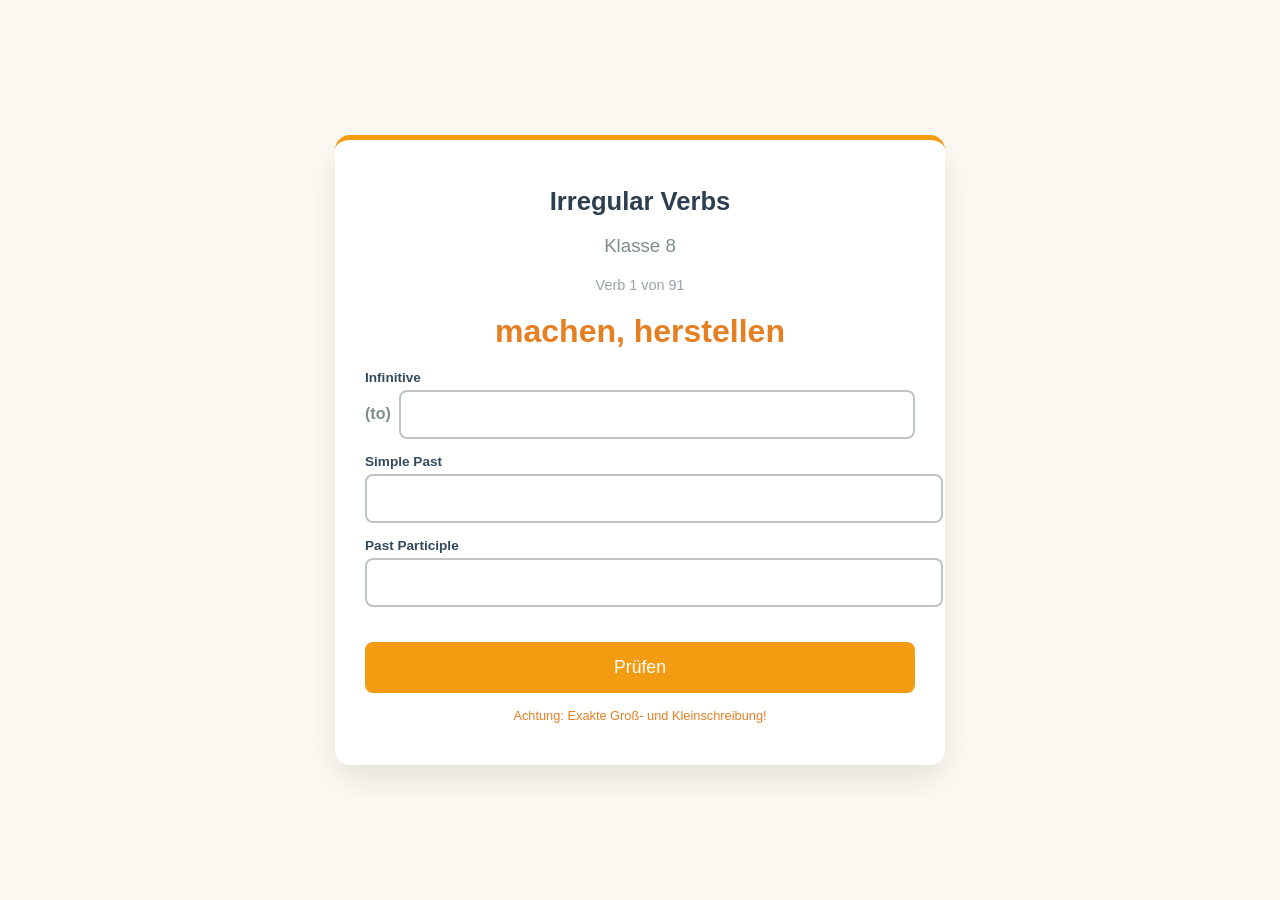
<file: verbs_8.html>
<!DOCTYPE html>
<html lang="de">
<head>
    <meta charset="UTF-8">
    <meta name="viewport" content="width=device-width, initial-scale=1.0">
    <title>Vokabeltest: Irregular Verbs (8. Klasse)</title>
    <style>
        body {
            font-family: 'Segoe UI', Tahoma, Geneva, Verdana, sans-serif;
            background-color: #fdfaf4;
            display: flex;
            justify-content: center;
            align-items: center;
            min-height: 100vh;
            margin: 0;
        }
        .quiz-container {
            background: white;
            padding: 30px;
            border-radius: 15px;
            box-shadow: 0 15px 35px rgba(0,0,0,0.1);
            width: 100%;
            max-width: 550px;
            text-align: center;
            border-top: 5px solid #f39c12;
        }
        h1 {
            color: #2c3e50;
            font-size: 1.6em;
            margin-bottom: 5px;
        }
        .subtitle {
            color: #7f8c8d;
            margin-bottom: 20px;
            font-weight: normal;
        }
        .progress {
            font-size: 0.9em;
            color: #95a5a6;
            margin-bottom: 20px;
        }
        .german-word {
            font-size: 2em;
            font-weight: bold;
            color: #e67e22;
            margin: 20px 0;
            display: block;
        }
        .input-group {
            margin-bottom: 15px;
            text-align: left;
        }
        .input-group label {
            display: block;
            font-size: 0.85em;
            color: #34495e;
            margin-bottom: 5px;
            font-weight: bold;
        }
        .field-row {
            display: flex;
            align-items: center;
            position: relative;
        }
        .prefix {
            margin-right: 8px;
            color: #7f8c8d;
            font-weight: bold;
        }
        input {
            width: 100%;
            padding: 12px;
            border: 2px solid #bdc3c7;
            border-radius: 8px;
            font-size: 1.1em;
            outline: none;
            transition: all 0.3s;
        }
        input.correct {
            background-color: #d4edda;
            border-color: #28a745;
            color: #155724;
        }
        input.incorrect {
            background-color: #f8d7da;
            border-color: #dc3545;
            color: #721c24;
        }
        .correction {
            font-size: 0.85em;
            color: #dc3545;
            margin-top: 4px;
            font-weight: bold;
            display: none;
        }
        button {
            background-color: #f39c12;
            color: white;
            border: none;
            padding: 15px 30px;
            border-radius: 8px;
            font-size: 1.1em;
            cursor: pointer;
            width: 100%;
            margin-top: 20px;
            transition: background 0.3s;
        }
        button:hover {
            background-color: #d35400;
        }
        button.next-btn {
            background-color: #2ecc71;
        }
        button.next-btn:hover {
            background-color: #27ae60;
        }
        #result-screen {
            display: none;
        }
        .hint {
            font-size: 0.8em;
            color: #e67e22;
            margin-top: 15px;
        }
    </style>
</head>
<body>

<div class="quiz-container">
    <h1>Irregular Verbs</h1>
    <h3 class="subtitle">Klasse 8</h3>
    <div class="progress" id="progress">Lade Test...</div>
    
    <div id="question-screen">
        <span class="german-word" id="de-word">---</span>

        <div class="input-group">
            <label>Infinitive</label>
            <div class="field-row">
                <span class="prefix">(to)</span>
                <input type="text" id="inf-input" autocomplete="off" autofocus>
            </div>
            <div id="inf-corr" class="correction"></div>
        </div>

        <div class="input-group">
            <label>Simple Past</label>
            <input type="text" id="sp-input" autocomplete="off">
            <div id="sp-corr" class="correction"></div>
        </div>

        <div class="input-group">
            <label>Past Participle</label>
            <input type="text" id="pp-input" autocomplete="off">
            <div id="pp-corr" class="correction"></div>
        </div>

        <button id="main-btn" onclick="handleButtonClick()">Prüfen</button>
        <p class="hint">Achtung: Exakte Groß- und Kleinschreibung!</p>
    </div>

    <div id="result-screen">
        <h2>Geschafft!</h2>
        <p id="final-score" style="font-size: 1.5em; font-weight: bold;"></p>
        <p id="summary-text"></p>
        <button onclick="location.reload()">Test neu starten</button>
    </div>
</div>

<script>
    const verbData = [
        { de: "sein", inf: "be", sp: "was/were", pp: "been" },
        { de: "schlagen, besiegen", inf: "beat", sp: "beat", pp: "beaten" },
        { de: "werden", inf: "become", sp: "became", pp: "become" },
        { de: "anfangen, beginnen", inf: "begin", sp: "began", pp: "begun" },
        { de: "beißen", inf: "bite", sp: "bit", pp: "bitten" },
        { de: "bluten", inf: "bleed", sp: "bled", pp: "bled" },
        { de: "pusten, blasen; wehen", inf: "blow", sp: "blew", pp: "blown" },
        { de: "brechen", inf: "break", sp: "broke", pp: "broken" },
        { de: "bringen, mitbringen", inf: "bring", sp: "brought", pp: "brought" },
        { de: "bauen", inf: "build", sp: "built", pp: "built" },
        { de: "brennen, verbrennen", inf: "burn", sp: "burnt", pp: "burnt" },
        { de: "kaufen", inf: "buy", sp: "bought", pp: "bought" },
        { de: "fangen; erwischen", inf: "catch", sp: "caught", pp: "caught" },
        { de: "wählen, auswählen", inf: "choose", sp: "chose", pp: "chosen" },
        { de: "kommen", inf: "come", sp: "came", pp: "come" },
        { de: "kosten", inf: "cost", sp: "cost", pp: "cost" },
        { de: "schneiden; mähen", inf: "cut", sp: "cut", pp: "cut" },
        { de: "tun, machen", inf: "do", sp: "did", pp: "done" },
        { de: "graben", inf: "dig", sp: "dug", pp: "dug" },
        { de: "zeichnen", inf: "draw", sp: "drew", pp: "drawn" },
        { de: "trinken", inf: "drink", sp: "drank", pp: "drunk" },
        { de: "fahren", inf: "drive", sp: "drove", pp: "driven" },
        { de: "essen", inf: "eat", sp: "ate", pp: "eaten" },
        { de: "fallen", inf: "fall", sp: "fell", pp: "fallen" },
        { de: "füttern", inf: "feed", sp: "fed", pp: "fed" },
        { de: "fühlen", inf: "feel", sp: "felt", pp: "felt" },
        { de: "kämpfen, bekämpfen", inf: "fight", sp: "fought", pp: "fought" },
        { de: "finden", inf: "find", sp: "found", pp: "found" },
        { de: "fliegen", inf: "fly", sp: "flew", pp: "flown" },
        { de: "vergessen", inf: "forget", sp: "forgot", pp: "forgotten" },
        { de: "gefrieren; erstarren", inf: "freeze", sp: "froze", pp: "frozen" },
        { de: "bekommen; holen", inf: "get", sp: "got", pp: "got" },
        { de: "geben", inf: "give", sp: "gave", pp: "given" },
        { de: "gehen, fahren", inf: "go", sp: "went", pp: "gone" },
        { de: "anbauen; wachsen", inf: "grow", sp: "grew", pp: "grown" },
        { de: "hängen", inf: "hang", sp: "hung", pp: "hung" },
        { de: "haben", inf: "have", sp: "had", pp: "had" },
        { de: "hören", inf: "hear", sp: "heard", pp: "heard" },
        { de: "verstecken", inf: "hide", sp: "hid", pp: "hidden" },
        { de: "treffen, schlagen", inf: "hit", sp: "hit", pp: "hit" },
        { de: "halten", inf: "hold", sp: "held", pp: "held" },
        { de: "verletzen; wehtun", inf: "hurt", sp: "hurt", pp: "hurt" },
        { de: "behalten", inf: "keep", sp: "kept", pp: "kept" },
        { de: "knien", inf: "kneel", sp: "knelt", pp: "knelt" },
        { de: "wissen; kennen", inf: "know", sp: "knew", pp: "known" },
        { de: "führen, leiten", inf: "lead", sp: "led", pp: "led" },
        { de: "verlassen", inf: "leave", sp: "left", pp: "left" },
        { de: "leihen", inf: "lend", sp: "lent", pp: "lent" },
        { de: "lassen", inf: "let", sp: "let", pp: "let" },
        { de: "verlieren", inf: "lose", sp: "lost", pp: "lost" },
        { de: "machen, herstellen", inf: "make", sp: "made", pp: "made" },
        { de: "bedeuten", inf: "mean", sp: "meant", pp: "meant" },
        { de: "treffen", inf: "meet", sp: "met", pp: "met" },
        { de: "bezahlen", inf: "pay", sp: "paid", pp: "paid" },
        { de: "legen, stellen", inf: "put", sp: "put", pp: "put" },
        { de: "lesen", inf: "read", sp: "read", pp: "read" },
        { de: "reiten; fahren", inf: "ride", sp: "rode", pp: "ridden" },
        { de: "läuten, klingeln", inf: "ring", sp: "rang", pp: "rung" },
        { de: "ansteigen; erheben", inf: "rise", sp: "rose", pp: "risen" },
        { de: "rennen, laufen", inf: "run", sp: "ran", pp: "run" },
        { de: "sagen", inf: "say", sp: "said", pp: "said" },
        { de: "sehen", inf: "see", sp: "saw", pp: "seen" },
        { de: "verkaufen", inf: "sell", sp: "sold", pp: "sold" },
        { de: "senden, schicken", inf: "send", sp: "sent", pp: "sent" },
        { de: "stellen, legen", inf: "set", sp: "set", pp: "set" },
        { de: "nähen", inf: "sew", sp: "sewed", pp: "sewn" },
        { de: "schütteln", inf: "shake", sp: "shook", pp: "shaken" },
        { de: "schießen", inf: "shoot", sp: "shot", pp: "shot" },
        { de: "zeigen", inf: "show", sp: "showed", pp: "shown" },
        { de: "singen", inf: "sing", sp: "sang", pp: "sung" },
        { de: "sitzen", inf: "sit", sp: "sat", pp: "sat" },
        { de: "schlafen", inf: "sleep", sp: "slept", pp: "slept" },
        { de: "sprechen", inf: "speak", sp: "spoke", pp: "spoken" },
        { de: "rasen", inf: "speed", sp: "sped", pp: "sped" },
        { de: "ausgeben, verbringen", inf: "spend", sp: "spent", pp: "spent" },
        { de: "drehen", inf: "spin", sp: "spun", pp: "spun" },
        { de: "verbreiten", inf: "spread", sp: "spread", pp: "spread" },
        { de: "stehen", inf: "stand", sp: "stood", pp: "stood" },
        { de: "stehlen", inf: "steal", sp: "stole", pp: "stolen" },
        { de: "kleben", inf: "stick", sp: "stuck", pp: "stuck" },
        { de: "schwimmen", inf: "swim", sp: "swam", pp: "swum" },
        { de: "nehmen; bringen", inf: "take", sp: "took", pp: "taken" },
        { de: "lehren, unterrichten", inf: "teach", sp: "taught", pp: "taught" },
        { de: "sagen, erzählen", inf: "tell", sp: "told", pp: "told" },
        { de: "denken, glauben", inf: "think", sp: "thought", pp: "thought" },
        { de: "werfen", inf: "throw", sp: "threw", pp: "thrown" },
        { de: "verstehen", inf: "understand", sp: "understood", pp: "understood" },
        { de: "aufwachen", inf: "wake up", sp: "woke up", pp: "woken up" },
        { de: "tragen (Kleidung)", inf: "wear", sp: "wore", pp: "worn" },
        { de: "gewinnen", inf: "win", sp: "won", pp: "won" },
        { de: "schreiben", inf: "write", sp: "wrote", pp: "written" }
    ];

    let shuffledVerbs = [...verbData].sort(() => Math.random() - 0.5);
    let currentIndex = 0;
    let score = 0;
    let isCheckingMode = true;

    const mainBtn = document.getElementById('main-btn');
    const inputs = {
        inf: document.getElementById('inf-input'),
        sp: document.getElementById('sp-input'),
        pp: document.getElementById('pp-input')
    };
    const corrections = {
        inf: document.getElementById('inf-corr'),
        sp: document.getElementById('sp-corr'),
        pp: document.getElementById('pp-corr')
    };

    function loadVerb() {
        if (currentIndex < shuffledVerbs.length) {
            const verb = shuffledVerbs[currentIndex];
            document.getElementById('de-word').innerText = verb.de;
            document.getElementById('progress').innerText = `Verb ${currentIndex + 1} von ${shuffledVerbs.length}`;
            
            for (let key in inputs) {
                inputs[key].value = "";
                inputs[key].className = "";
                inputs[key].disabled = false;
                corrections[key].style.display = "none";
            }
            mainBtn.innerText = "Prüfen";
            mainBtn.className = "";
            isCheckingMode = true;
            inputs.inf.focus();
        } else {
            showResult();
        }
    }

    function handleButtonClick() {
        if (isCheckingMode) {
            checkAnswer();
        } else {
            currentIndex++;
            loadVerb();
        }
    }

    function checkAnswer() {
        const verb = shuffledVerbs[currentIndex];
        let allCorrect = true;

        const check = (key, correctValue) => {
            const userVal = inputs[key].value.trim();
            const variants = correctValue.split('/').map(v => v.trim());
            
            if (variants.includes(userVal)) {
                inputs[key].className = "correct";
            } else {
                inputs[key].className = "incorrect";
                corrections[key].innerText = `Richtig: ${correctValue}`;
                corrections[key].style.display = "block";
                allCorrect = false;
            }
            inputs[key].disabled = true;
        };

        check('inf', verb.inf);
        check('sp', verb.sp);
        check('pp', verb.pp);

        if (allCorrect) score++;

        mainBtn.innerText = "Nächstes Verb";
        mainBtn.className = "next-btn";
        isCheckingMode = false;
    }

    window.addEventListener('keypress', (e) => {
        if (e.key === 'Enter') handleButtonClick();
    });

    function showResult() {
        document.getElementById('question-screen').style.display = 'none';
        document.getElementById('result-screen').style.display = 'block';
        document.getElementById('final-score').innerText = `${score} von ${shuffledVerbs.length} richtig!`;
        
        const percent = (score / shuffledVerbs.length) * 100;
        let msg = "";
        if (percent === 100) msg = "Perfekt! Du bist ein Profi. 🏆";
        else if (percent > 85) msg = "Hervorragend! Fast alles richtig. ✨";
        else if (percent > 60) msg = "Gut gemacht! Ein bisschen Übung noch. 📚";
        else msg = "Dranbleiben! Übung macht den Meister. 💪";
        
        document.getElementById('summary-text').innerText = msg;
    }

    loadVerb();
</script>

</body>
</html>
</file>
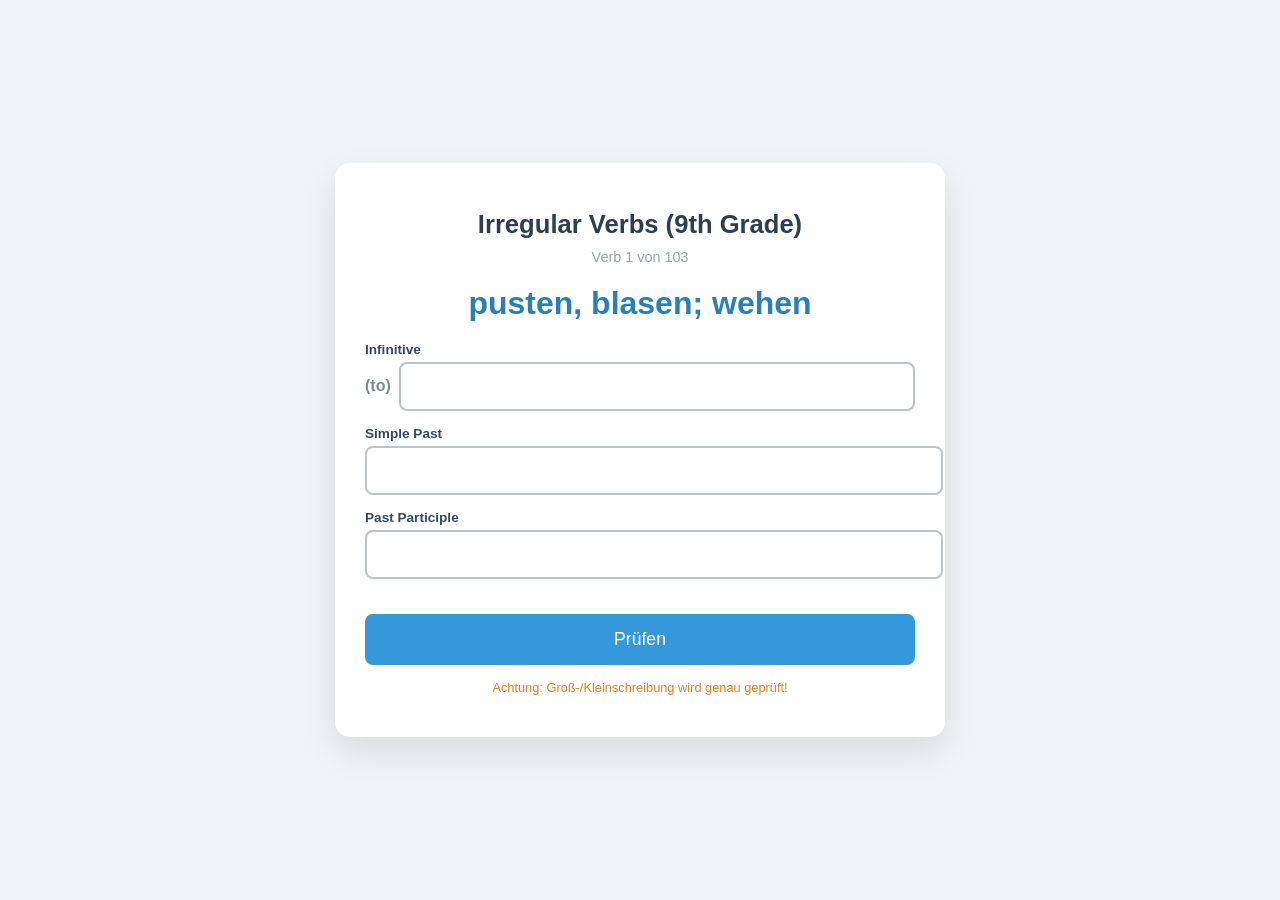
<file: verbs_9.html>
<!DOCTYPE html>
<html lang="de">
<head>
    <meta charset="UTF-8">
    <meta name="viewport" content="width=device-width, initial-scale=1.0">
    <title>Vokabeltest: Unregelmäßige Verben (9. Klasse)</title>
    <style>
        body {
            font-family: 'Segoe UI', Tahoma, Geneva, Verdana, sans-serif;
            background-color: #f0f4f8;
            display: flex;
            justify-content: center;
            align-items: center;
            min-height: 100vh;
            margin: 0;
        }
        .quiz-container {
            background: white;
            padding: 30px;
            border-radius: 15px;
            box-shadow: 0 15px 35px rgba(0,0,0,0.1);
            width: 100%;
            max-width: 550px;
            text-align: center;
        }
        h1 {
            color: #2c3e50;
            font-size: 1.6em;
            margin-bottom: 10px;
        }
        .progress {
            font-size: 0.9em;
            color: #95a5a6;
            margin-bottom: 20px;
        }
        .german-word {
            font-size: 2em;
            font-weight: bold;
            color: #2980b9;
            margin: 20px 0;
            display: block;
        }
        .input-group {
            margin-bottom: 15px;
            text-align: left;
        }
        .input-group label {
            display: block;
            font-size: 0.85em;
            color: #34495e;
            margin-bottom: 5px;
            font-weight: bold;
        }
        .field-row {
            display: flex;
            align-items: center;
            position: relative;
        }
        .prefix {
            margin-right: 8px;
            color: #7f8c8d;
            font-weight: bold;
        }
        input {
            width: 100%;
            padding: 12px;
            border: 2px solid #bdc3c7;
            border-radius: 8px;
            font-size: 1.1em;
            outline: none;
            transition: all 0.3s;
        }
        /* Status-Farben */
        input.correct {
            background-color: #d4edda;
            border-color: #28a745;
            color: #155724;
        }
        input.incorrect {
            background-color: #f8d7da;
            border-color: #dc3545;
            color: #721c24;
        }
        .correction {
            font-size: 0.85em;
            color: #dc3545;
            margin-top: 4px;
            font-weight: bold;
            display: none;
        }
        button {
            background-color: #3498db;
            color: white;
            border: none;
            padding: 15px 30px;
            border-radius: 8px;
            font-size: 1.1em;
            cursor: pointer;
            width: 100%;
            margin-top: 20px;
            transition: background 0.3s;
        }
        button:hover {
            background-color: #2980b9;
        }
        button.next-btn {
            background-color: #2ecc71;
        }
        button.next-btn:hover {
            background-color: #27ae60;
        }
        #result-screen {
            display: none;
        }
        .hint {
            font-size: 0.8em;
            color: #e67e22;
            margin-top: 15px;
        }
    </style>
</head>
<body>

<div class="quiz-container">
    <h1>Irregular Verbs (9th Grade)</h1>
    <div class="progress" id="progress">Lade...</div>
    
    <div id="question-screen">
        <span class="german-word" id="de-word">---</span>

        <div class="input-group">
            <label>Infinitive</label>
            <div class="field-row">
                <span class="prefix">(to)</span>
                <input type="text" id="inf-input" autocomplete="off" autofocus>
            </div>
            <div id="inf-corr" class="correction"></div>
        </div>

        <div class="input-group">
            <label>Simple Past</label>
            <input type="text" id="sp-input" autocomplete="off">
            <div id="sp-corr" class="correction"></div>
        </div>

        <div class="input-group">
            <label>Past Participle</label>
            <input type="text" id="pp-input" autocomplete="off">
            <div id="pp-corr" class="correction"></div>
        </div>

        <button id="main-btn" onclick="handleButtonClick()">Prüfen</button>
        <p class="hint">Achtung: Groß-/Kleinschreibung wird genau geprüft!</p>
    </div>

    <div id="result-screen">
        <h2>Dein Ergebnis</h2>
        <p id="final-score" style="font-size: 1.5em; font-weight: bold;"></p>
        <p id="summary-text"></p>
        <button onclick="location.reload()">Test neu starten</button>
    </div>
</div>

<script>
    const verbData = [
        { de: "sein", inf: "be", sp: "was/were", pp: "been" },
        { de: "ertragen, aushalten", inf: "bear", sp: "bore", pp: "borne" },
        { de: "schlagen, besiegen", inf: "beat", sp: "beat", pp: "beaten" },
        { de: "werden", inf: "become", sp: "became", pp: "become" },
        { de: "anfangen, beginnen", inf: "begin", sp: "began", pp: "begun" },
        { de: "beißen; stechen", inf: "bite", sp: "bit", pp: "bitten" },
        { de: "bluten", inf: "bleed", sp: "bled", pp: "bled" },
        { de: "pusten, blasen; wehen", inf: "blow", sp: "blew", pp: "blown" },
        { de: "brechen", inf: "break", sp: "broke", pp: "broken" },
        { de: "bringen, mitbringen", inf: "bring", sp: "brought", pp: "brought" },
        { de: "bauen", inf: "build", sp: "built", pp: "built" },
        { de: "brennen, verbrennen", inf: "burn", sp: "burnt", pp: "burnt" },
        { de: "brechen, bersten, platzen", inf: "burst", sp: "burst", pp: "burst" },
        { de: "kaufen", inf: "buy", sp: "bought", pp: "bought" },
        { de: "fangen; erwischen", inf: "catch", sp: "caught", pp: "caught" },
        { de: "wählen, auswählen", inf: "choose", sp: "chose", pp: "chosen" },
        { de: "kommen", inf: "come", sp: "came", pp: "come" },
        { de: "kosten", inf: "cost", sp: "cost", pp: "cost" },
        { de: "schneiden; mähen", inf: "cut", sp: "cut", pp: "cut" },
        { de: "sich kümmern um; behandeln", inf: "deal", sp: "dealt", pp: "dealt" },
        { de: "tun, machen", inf: "do", sp: "did", pp: "done" },
        { de: "graben", inf: "dig", sp: "dug", pp: "dug" },
        { de: "zeichnen", inf: "draw", sp: "drew", pp: "drawn" },
        { de: "trinken", inf: "drink", sp: "drank", pp: "drunk" },
        { de: "fahren", inf: "drive", sp: "drove", pp: "driven" },
        { de: "essen", inf: "eat", sp: "ate", pp: "eaten" },
        { de: "fallen", inf: "fall", sp: "fell", pp: "fallen" },
        { de: "füttern", inf: "feed", sp: "fed", pp: "fed" },
        { de: "fühlen, sich fühlen", inf: "feel", sp: "felt", pp: "felt" },
        { de: "kämpfen, bekämpfen", inf: "fight", sp: "fought", pp: "fought" },
        { de: "finden", inf: "find", sp: "found", pp: "found" },
        { de: "fliegen", inf: "fly", sp: "flew", pp: "flown" },
        { de: "vergessen", inf: "forget", sp: "forgot", pp: "forgotten" },
        { de: "gefrieren; erstarren", inf: "freeze", sp: "froze", pp: "frozen" },
        { de: "bekommen; holen", inf: "get", sp: "got", pp: "got" },
        { de: "geben", inf: "give", sp: "gave", pp: "given" },
        { de: "gehen, fahren", inf: "go", sp: "went", pp: "gone" },
        { de: "anbauen; wachsen", inf: "grow", sp: "grew", pp: "grown" },
        { de: "hängen", inf: "hang", sp: "hung", pp: "hung" },
        { de: "haben", inf: "have", sp: "had", pp: "had" },
        { de: "hören", inf: "hear", sp: "heard", pp: "heard" },
        { de: "verstecken", inf: "hide", sp: "hid", pp: "hidden" },
        { de: "treffen, schlagen", inf: "hit", sp: "hit", pp: "hit" },
        { de: "halten", inf: "hold", sp: "held", pp: "held" },
        { de: "verletzen; wehtun", inf: "hurt", sp: "hurt", pp: "hurt" },
        { de: "behalten", inf: "keep", sp: "kept", pp: "kept" },
        { de: "knien", inf: "kneel", sp: "knelt", pp: "knelt" },
        { de: "wissen; kennen", inf: "know", sp: "knew", pp: "known" },
        { de: "führen, leiten", inf: "lead", sp: "led", pp: "led" },
        { de: "verlassen", inf: "leave", sp: "left", pp: "left" },
        { de: "leihen", inf: "lend", sp: "lent", pp: "lent" },
        { de: "lassen", inf: "let", sp: "let", pp: "let" },
        { de: "anzünden", inf: "light", sp: "lit", pp: "lit" },
        { de: "verlieren", inf: "lose", sp: "lost", pp: "lost" },
        { de: "machen, herstellen", inf: "make", sp: "made", pp: "made" },
        { de: "bedeuten", inf: "mean", sp: "meant", pp: "meant" },
        { de: "treffen", inf: "meet", sp: "met", pp: "met" },
        { de: "bezahlen", inf: "pay", sp: "paid", pp: "paid" },
        { de: "legen, stellen", inf: "put", sp: "put", pp: "put" },
        { de: "lesen", inf: "read", sp: "read", pp: "read" },
        { de: "zurücksetzen", inf: "reset", sp: "reset", pp: "reset" },
        { de: "neu schreiben", inf: "rewrite", sp: "rewrote", pp: "rewritten" },
        { de: "reiten; fahren", inf: "ride", sp: "rode", pp: "ridden" },
        { de: "läuten, klingeln", inf: "ring", sp: "rang", pp: "rung" },
        { de: "ansteigen; erheben", inf: "rise", sp: "rose", pp: "risen" },
        { de: "rennen, laufen", inf: "run", sp: "ran", pp: "run" },
        { de: "sagen", inf: "say", sp: "said", pp: "said" },
        { de: "sehen", inf: "see", sp: "saw", pp: "seen" },
        { de: "suchen", inf: "seek", sp: "sought", pp: "sought" },
        { de: "verkaufen", inf: "sell", sp: "sold", pp: "sold" },
        { de: "senden, schicken", inf: "send", sp: "sent", pp: "sent" },
        { de: "setzen, legen", inf: "set", sp: "set", pp: "set" },
        { de: "nähen", inf: "sew", sp: "sewed", pp: "sewn" },
        { de: "schütteln", inf: "shake", sp: "shook", pp: "shaken" },
        { de: "schießen", inf: "shoot", sp: "shot", pp: "shot" },
        { de: "zeigen", inf: "show", sp: "showed", pp: "shown" },
        { de: "schließen", inf: "shut", sp: "shut", pp: "shut" },
        { de: "singen", inf: "sing", sp: "sang", pp: "sung" },
        { de: "sitzen", inf: "sit", sp: "sat", pp: "sat" },
        { de: "schlafen", inf: "sleep", sp: "slept", pp: "slept" },
        { de: "gleiten", inf: "slide", sp: "slid", pp: "slid" },
        { de: "sprechen", inf: "speak", sp: "spoke", pp: "spoken" },
        { de: "rasen", inf: "speed", sp: "sped", pp: "sped" },
        { de: "ausgeben, verbringen", inf: "spend", sp: "spent", pp: "spent" },
        { de: "drehen", inf: "spin", sp: "spun", pp: "spun" },
        { de: "verbreiten", inf: "spread", sp: "spread", pp: "spread" },
        { de: "stehen", inf: "stand", sp: "stood", pp: "stood" },
        { de: "stehlen", inf: "steal", sp: "stole", pp: "stolen" },
        { de: "kleben", inf: "stick", sp: "stuck", pp: "stuck" },
        { de: "stechen", inf: "sting", sp: "stung", pp: "stung" },
        { de: "fegen", inf: "sweep", sp: "swept", pp: "swept" },
        { de: "schwimmen", inf: "swim", sp: "swam", pp: "swum" },
        { de: "schwingen", inf: "swing", sp: "swung", pp: "swung" },
        { de: "nehmen; bringen", inf: "take", sp: "took", pp: "taken" },
        { de: "lehren, unterrichten", inf: "teach", sp: "taught", pp: "taught" },
        { de: "sagen, erzählen", inf: "tell", sp: "told", pp: "told" },
        { de: "denken, glauben", inf: "think", sp: "thought", pp: "thought" },
        { de: "werfen", inf: "throw", sp: "threw", pp: "thrown" },
        { de: "verstehen", inf: "understand", sp: "understood", pp: "understood" },
        { de: "aufwachen", inf: "wake up", sp: "woke up", pp: "woken up" },
        { de: "tragen (Kleidung)", inf: "wear", sp: "wore", pp: "worn" },
        { de: "gewinnen", inf: "win", sp: "won", pp: "won" },
        { de: "schreiben", inf: "write", sp: "wrote", pp: "written" }
    ];

    let shuffledVerbs = [...verbData].sort(() => Math.random() - 0.5);
    let currentIndex = 0;
    let score = 0;
    let isCheckingMode = true; // Status ob wir prüfen oder weitergehen

    const mainBtn = document.getElementById('main-btn');
    const inputs = {
        inf: document.getElementById('inf-input'),
        sp: document.getElementById('sp-input'),
        pp: document.getElementById('pp-input')
    };
    const corrections = {
        inf: document.getElementById('inf-corr'),
        sp: document.getElementById('sp-corr'),
        pp: document.getElementById('pp-corr')
    };

    function loadVerb() {
        if (currentIndex < shuffledVerbs.length) {
            const verb = shuffledVerbs[currentIndex];
            document.getElementById('de-word').innerText = verb.de;
            document.getElementById('progress').innerText = `Verb ${currentIndex + 1} von ${shuffledVerbs.length}`;
            
            // UI zurücksetzen
            for (let key in inputs) {
                inputs[key].value = "";
                inputs[key].className = "";
                inputs[key].disabled = false;
                corrections[key].style.display = "none";
            }
            mainBtn.innerText = "Prüfen";
            mainBtn.className = "";
            isCheckingMode = true;
            inputs.inf.focus();
        } else {
            showResult();
        }
    }

    function handleButtonClick() {
        if (isCheckingMode) {
            checkAnswer();
        } else {
            currentIndex++;
            loadVerb();
        }
    }

    function checkAnswer() {
        const verb = shuffledVerbs[currentIndex];
        let allCorrect = true;

        const check = (key, correctValue) => {
            const userVal = inputs[key].value.trim();
            const variants = correctValue.split('/').map(v => v.trim());
            
            if (variants.includes(userVal)) {
                inputs[key].className = "correct";
            } else {
                inputs[key].className = "incorrect";
                corrections[key].innerText = `Richtig: ${correctValue}`;
                corrections[key].style.display = "block";
                allCorrect = false;
            }
            inputs[key].disabled = true;
        };

        check('inf', verb.inf);
        check('sp', verb.sp);
        check('pp', verb.pp);

        if (allCorrect) score++;

        mainBtn.innerText = "Weiter";
        mainBtn.className = "next-btn";
        isCheckingMode = false;
    }

    // Enter-Taste Support
    window.addEventListener('keypress', (e) => {
        if (e.key === 'Enter') handleButtonClick();
    });

    function showResult() {
        document.getElementById('question-screen').style.display = 'none';
        document.getElementById('result-screen').style.display = 'block';
        document.getElementById('final-score').innerText = `${score} von ${shuffledVerbs.length} Verben richtig!`;
        
        const percent = (score / shuffledVerbs.length) * 100;
        let msg = "";
        if (percent === 100) msg = "Unglaublich! Perfektes Ergebnis! 🌟";
        else if (percent > 80) msg = "Sehr gut gemacht! Fast alles richtig. 👍";
        else if (percent > 50) msg = "Gute Arbeit, aber bleib am Ball! 📖";
        else msg = "Das solltest du nochmal üben. Du schaffst das! 💪";
        
        document.getElementById('summary-text').innerText = msg;
    }

    loadVerb();
</script>

</body>
</html>
</file>
<file: style.css>
/* ==========================================================================
   GrammarHero 10 – "2026 Dark Aesthetic" EdTech Design System (Vanilla CSS)
   ========================================================================== */

:root {
    /* Modern Slate / Zinc Deep Dark Palette */
    --bg-primary: #090d16;
    --bg-secondary: #0d1117;
    --bg-elevated: #161b22;
    --bg-subtle: rgba(22, 27, 34, 0.55);

    /* Glassmorphism 2.0 Tokens */
    --glass-bg: rgba(13, 17, 23, 0.72);
    --glass-surface: rgba(22, 27, 34, 0.65);
    --glass-border: rgba(255, 255, 255, 0.08);
    --glass-border-hover: rgba(255, 255, 255, 0.14);
    --glass-highlight: inset 0 1px 0 rgba(255, 255, 255, 0.06);

    /* Typography Colors */
    --text-main: #f0f6fc;
    --text-secondary: #c9d1d9;
    --text-muted: #8b949e;
    --text-dark: #090d16;

    /* Targeted Accents (Indigo/Violet & Cyan Focus) */
    --cyan: #22d3ee;
    --cyan-strong: #06b6d4;
    --cyan-glow: rgba(34, 211, 238, 0.16);
    --cyan-ring: rgba(34, 211, 238, 0.28);

    --purple: #818cf8;
    --indigo: #6366f1;
    --purple-glow: rgba(99, 102, 241, 0.18);
    --purple-ring: rgba(129, 140, 248, 0.28);

    /* Semantic Status Accents */
    --emerald: #10b981;
    --emerald-glow: rgba(16, 185, 129, 0.18);
    --orange: #f97316;
    --orange-glow: rgba(249, 115, 22, 0.16);
    --yellow: #eab308;
    --rose: #f43f5e;
    --rose-glow: rgba(244, 63, 94, 0.18);
    --blue: #3b82f6;

    /* Radii, Shadows & Easing Curves */
    --radius-xl: 20px;
    --radius-lg: 16px;
    --radius-md: 12px;
    --radius-sm: 8px;
    --radius-pill: 999px;

    --shadow-premium: 0 20px 40px -15px rgba(0, 0, 0, 0.6), var(--glass-highlight);
    --shadow-floating: 0 14px 34px -10px rgba(0, 0, 0, 0.65), var(--glass-highlight);
    --shadow-chip: 0 2px 5px rgba(0, 0, 0, 0.25), inset 0 1px 0 rgba(255, 255, 255, 0.05);

    --ease-out-expo: cubic-bezier(0.16, 1, 0.3, 1);
    --ease-spring: cubic-bezier(0.22, 1, 0.36, 1);
    --transition-smooth: all 0.22s var(--ease-out-expo);
    --transition-bounce: all 0.28s var(--ease-spring);
}

/* ==========================================================================
   Basics & Reset
   ========================================================================== */
* {
    box-sizing: border-box;
    margin: 0;
    padding: 0;
}

html {
    -webkit-font-smoothing: antialiased;
    -moz-osx-font-smoothing: grayscale;
    text-rendering: optimizeLegibility;
}

body {
    font-family: 'Plus Jakarta Sans', -apple-system, BlinkMacSystemFont, 'Segoe UI', sans-serif;
    background-color: var(--bg-primary);
    background-image:
        radial-gradient(ellipse 80% 50% at 50% -15%, rgba(99, 102, 241, 0.12), transparent 70%),
        radial-gradient(ellipse 60% 40% at 85% 100%, rgba(34, 211, 238, 0.06), transparent 70%);
    background-attachment: fixed;
    color: var(--text-main);
    min-height: 100vh;
    overflow-x: hidden;
    line-height: 1.6;
    letter-spacing: -0.005em;
}

/* Subtle Custom Scrollbar */
::-webkit-scrollbar {
    width: 6px;
    height: 6px;
}
::-webkit-scrollbar-track {
    background: var(--bg-primary);
}
::-webkit-scrollbar-thumb {
    background: rgba(255, 255, 255, 0.12);
    border-radius: 3px;
}
::-webkit-scrollbar-thumb:hover {
    background: rgba(255, 255, 255, 0.22);
}

/* ==========================================================================
   Restrained Ambient Depth Layers (replaces harsh colorful blobs)
   ========================================================================== */
.blob {
    position: fixed;
    border-radius: 50%;
    filter: blur(150px);
    z-index: -2;
    opacity: 0.11;
    pointer-events: none;
    transition: opacity 0.6s ease;
}

.blob-1 {
    top: -18%;
    left: -8%;
    width: 46vw;
    height: 46vw;
    background: radial-gradient(circle, var(--indigo) 0%, transparent 70%);
}

.blob-2 {
    bottom: -20%;
    right: -10%;
    width: 50vw;
    height: 50vw;
    background: radial-gradient(circle, #1e293b 0%, transparent 70%);
}

.blob-3 {
    top: 32%;
    left: 38%;
    width: 30vw;
    height: 30vw;
    background: radial-gradient(circle, var(--cyan-strong) 0%, transparent 72%);
    opacity: 0.06;
}

/* ==========================================================================
   App-Layout & Container
   ========================================================================== */
.app-container {
    max-width: 1280px;
    margin: 0 auto;
    padding: 20px 24px 32px;
    display: flex;
    flex-direction: column;
    min-height: 100vh;
}

/* ==========================================================================
   Header & Navigation (Floating Pill Bar & Segmented Control)
   ========================================================================== */
.app-header {
    position: sticky;
    top: 14px;
    z-index: 50;
    display: flex;
    justify-content: space-between;
    align-items: center;
    gap: 16px;
    padding: 10px 18px;
    background: rgba(13, 17, 23, 0.78);
    border: 1px solid var(--glass-border);
    backdrop-filter: blur(16px);
    -webkit-backdrop-filter: blur(16px);
    border-radius: var(--radius-pill);
    box-shadow: var(--shadow-floating);
    margin-bottom: 28px;
    transition: var(--transition-smooth);
}

.logo {
    display: flex;
    align-items: center;
    gap: 10px;
    padding-left: 6px;
}

.logo-icon {
    font-size: 1.35rem;
    color: var(--cyan);
    filter: drop-shadow(0 0 10px rgba(34, 211, 238, 0.25));
}

.logo-text {
    font-family: 'Outfit', sans-serif;
    font-weight: 700;
    font-size: 1.2rem;
    letter-spacing: -0.03em;
    color: var(--text-main);
    display: flex;
    align-items: center;
}

.logo-text .highlight {
    color: var(--cyan);
    font-weight: 800;
}

.badge {
    background: rgba(129, 140, 248, 0.12);
    border: 1px solid rgba(129, 140, 248, 0.24);
    color: #a5b4fc;
    font-family: 'Plus Jakarta Sans', sans-serif;
    font-size: 0.68rem;
    letter-spacing: 0.04em;
    text-transform: uppercase;
    padding: 2px 8px;
    border-radius: var(--radius-pill);
    margin-left: 10px;
    font-weight: 600;
}

/* Segmented Control Pill Navigation */
.app-nav {
    display: inline-flex;
    align-items: center;
    gap: 4px;
    padding: 4px;
    background: rgba(9, 13, 22, 0.8);
    border: 1px solid rgba(255, 255, 255, 0.06);
    border-radius: var(--radius-pill);
}

.nav-btn {
    background: transparent;
    border: 1px solid transparent;
    color: var(--text-muted);
    padding: 7px 16px;
    border-radius: var(--radius-pill);
    font-family: 'Plus Jakarta Sans', sans-serif;
    font-size: 0.86rem;
    font-weight: 600;
    letter-spacing: 0.01em;
    cursor: pointer;
    transition: var(--transition-smooth);
    display: inline-flex;
    align-items: center;
    gap: 8px;
}

.nav-btn i {
    font-size: 0.9em;
    opacity: 0.8;
    transition: var(--transition-smooth);
}

.nav-btn:hover {
    color: var(--text-main);
}

.nav-btn.active {
    color: var(--text-main);
    background: var(--bg-elevated);
    border-color: rgba(255, 255, 255, 0.1);
    box-shadow: 0 2px 8px rgba(0, 0, 0, 0.35), var(--glass-highlight);
}

.nav-btn.active i {
    color: var(--cyan);
    opacity: 1;
}

/* Understated Header Stats Pill Badges */
.header-stats {
    display: flex;
    align-items: center;
    gap: 8px;
}

.stat-badge {
    background: rgba(22, 27, 34, 0.7);
    border: 1px solid var(--glass-border);
    padding: 6px 13px;
    border-radius: var(--radius-pill);
    font-size: 0.82rem;
    font-weight: 500;
    color: var(--text-muted);
    display: inline-flex;
    align-items: center;
    gap: 7px;
    font-variant-numeric: tabular-nums;
    transition: var(--transition-smooth);
}

.stat-badge:hover {
    border-color: var(--glass-border-hover);
    background: rgba(22, 27, 34, 0.95);
}

.stat-label {
    color: var(--text-muted);
    font-size: 0.78rem;
    letter-spacing: 0.02em;
}

.stat-badge strong {
    color: var(--text-main);
    font-family: 'Outfit', sans-serif;
    font-weight: 700;
    font-size: 0.95rem;
}

/* Semantic Text Colors */
.text-orange { color: var(--orange); }
.text-yellow { color: var(--yellow); }
.text-green { color: var(--emerald); }
.text-cyan { color: var(--cyan); }
.text-purple { color: var(--purple); }
.text-rose { color: var(--rose); }

/* ==========================================================================
   Cards & Glassmorphism 2.0
   ========================================================================== */
.card {
    background: var(--glass-bg);
    border: 1px solid var(--glass-border);
    border-radius: var(--radius-lg);
    box-shadow: var(--shadow-premium);
    overflow: hidden;
}

.glass-card {
    backdrop-filter: blur(16px);
    -webkit-backdrop-filter: blur(16px);
    transition: border-color 0.25s var(--ease-out-expo), box-shadow 0.25s var(--ease-out-expo);
}

.glass-card:hover {
    border-color: rgba(255, 255, 255, 0.12);
}

/* ==========================================================================
   Übungs-Arena Layout (Trainer – Bereinigtes Single-Focus-Layout)
   ========================================================================== */
.trainer-layout {
    max-width: 860px;
    margin: 0 auto;
    width: 100%;
    display: flex;
    flex-direction: column;
}

/* Main Trainer Card */
.main-trainer-card {
    display: flex;
    flex-direction: column;
    min-height: 490px;
}

.card-header {
    padding: 22px 26px;
    border-bottom: 1px solid var(--glass-border);
    background: rgba(22, 27, 34, 0.35);
    display: flex;
    justify-content: space-between;
    align-items: center;
    flex-wrap: wrap;
    gap: 16px;
}

.title-group h2 {
    font-family: 'Outfit', sans-serif;
    font-size: 1.3rem;
    font-weight: 700;
    letter-spacing: -0.02em;
    color: var(--text-main);
}

.subtitle-tag {
    font-size: 0.7rem;
    font-weight: 700;
    text-transform: uppercase;
    letter-spacing: 0.08em;
    color: var(--cyan);
    background: rgba(34, 211, 238, 0.08);
    border: 1px solid rgba(34, 211, 238, 0.2);
    padding: 3px 10px;
    border-radius: var(--radius-pill);
    display: inline-block;
    margin-bottom: 6px;
}

/* Progress Indicator */
.progress-container {
    display: flex;
    flex-direction: column;
    align-items: flex-end;
    width: 165px;
}

.progress-text {
    font-size: 0.78rem;
    color: var(--text-muted);
    margin-bottom: 7px;
    font-weight: 500;
    letter-spacing: 0.02em;
    font-variant-numeric: tabular-nums;
}

.progress-bar-bg {
    width: 100%;
    height: 5px;
    background: rgba(255, 255, 255, 0.06);
    border-radius: var(--radius-pill);
    overflow: hidden;
}

.progress-bar-fill {
    height: 100%;
    background: linear-gradient(90deg, var(--indigo) 0%, var(--cyan) 100%);
    border-radius: var(--radius-pill);
    transition: width 0.45s var(--ease-out-expo);
}

/* Card Body */
.card-body {
    padding: 26px;
    flex-grow: 1;
    display: flex;
    flex-direction: column;
    gap: 22px;
}

/* Instruction Banner */
.instruction-box {
    background: rgba(22, 27, 34, 0.5);
    border: 1px solid var(--glass-border);
    border-radius: var(--radius-md);
    padding: 14px 18px;
    min-height: 52px;
    display: flex;
    align-items: center;
    transition: var(--transition-smooth);
}

.instruction-step {
    display: none;
    align-items: center;
    gap: 12px;
    font-size: 0.9rem;
    color: var(--text-secondary);
    animation: fadeIn 0.3s var(--ease-out-expo) forwards;
}

.instruction-step strong {
    color: var(--text-main);
    font-weight: 600;
}

.instruction-step.active {
    display: flex;
}

.instruction-icon {
    font-size: 1.05rem;
    flex-shrink: 0;
}

/* ==========================================================================
   Interactive Sentence Area, Tactile Word Tokens & Gap Input
   ========================================================================== */
.sentence-display-area {
    padding: 38px 24px 32px;
    background: rgba(9, 13, 22, 0.65);
    border-radius: var(--radius-md);
    border: 1px solid var(--glass-border);
    box-shadow: inset 0 2px 12px rgba(0, 0, 0, 0.35);
    display: flex;
    flex-wrap: wrap;
    align-items: center;
    justify-content: center;
    gap: 10px 8px;
    font-size: 1.22rem;
    font-weight: 500;
    line-height: 2.1;
}

/* Tactile Word Tokens (Chips) */
.word-token {
    padding: 5px 13px;
    background: var(--bg-elevated);
    border: 1px solid var(--glass-border);
    border-radius: var(--radius-sm);
    box-shadow: var(--shadow-chip);
    color: var(--text-secondary);
    cursor: pointer;
    user-select: none;
    transition: var(--transition-bounce);
    position: relative;
    font-family: 'Plus Jakarta Sans', sans-serif;
    line-height: 1.4;
}

.word-token:hover {
    background: rgba(30, 41, 59, 0.9);
    border-color: rgba(34, 211, 238, 0.35);
    color: var(--text-main);
    transform: translateY(-1.5px);
}

.word-token:active {
    transform: translateY(0) scale(0.98);
}

.word-token.selected {
    background: rgba(34, 211, 238, 0.12);
    border-color: var(--cyan);
    color: #ecfeff;
    box-shadow: 0 0 0 3px rgba(34, 211, 238, 0.15), 0 4px 14px rgba(6, 182, 212, 0.2);
    transform: translateY(-1px);
}

/* Excluded Punctuation Tokens */
.word-token.punctuation {
    background: transparent;
    border: none;
    box-shadow: none;
    padding: 0 2px;
    cursor: default;
    pointer-events: none;
    color: var(--text-muted);
}

/* Gap Input Container Embedded in Sentence */
.gap-input-container {
    display: inline-flex;
    align-items: center;
    position: relative;
    margin: 0 6px;
}

.gap-input {
    width: 184px;
    background: rgba(13, 17, 23, 0.9);
    border: 1px solid rgba(255, 255, 255, 0.14);
    border-radius: var(--radius-sm);
    color: var(--text-main);
    padding: 6px 26px;
    font-size: 0.95em;
    font-weight: 600;
    text-align: center;
    outline: none;
    transition: var(--transition-smooth);
    font-family: 'Outfit', sans-serif;
    letter-spacing: 0.01em;
}

.gap-input::placeholder {
    color: var(--text-muted);
    font-size: 0.82em;
    font-weight: 400;
    opacity: 0.65;
}

/* Locked State */
.gap-input:disabled {
    cursor: not-allowed;
    background: rgba(9, 13, 22, 0.6);
    border: 1px dashed rgba(255, 255, 255, 0.1);
    color: var(--text-muted);
    opacity: 0.55;
}

/* Unlocked & Focus Ring State */
.gap-input-container.unlocked .gap-input {
    border: 1px solid var(--purple);
    background: rgba(99, 102, 241, 0.08);
    box-shadow: 0 0 0 3px rgba(99, 102, 241, 0.16);
}

.gap-input-container.unlocked .gap-input:focus {
    border-color: var(--cyan);
    background: rgba(13, 17, 23, 0.95);
    box-shadow: 0 0 0 3px var(--cyan-ring), 0 4px 16px rgba(6, 182, 212, 0.15);
}

/* Evaluated Gap States (Correct / Incorrect) */
.gap-input.correct {
    background: rgba(16, 185, 129, 0.12) !important;
    border: 1px solid var(--emerald) !important;
    color: #a7f3d0 !important;
    box-shadow: 0 0 0 3px rgba(16, 185, 129, 0.15) !important;
    opacity: 1 !important;
}

.gap-input.incorrect {
    background: rgba(244, 63, 94, 0.12) !important;
    border: 1px solid var(--rose) !important;
    color: #fecdd3 !important;
    box-shadow: 0 0 0 3px rgba(244, 63, 94, 0.15) !important;
    opacity: 1 !important;
}

/* Lock Indicator Icon (cleanly inside the right edge of the gap) */
.lock-overlay {
    position: absolute;
    right: 10px;
    top: 50%;
    transform: translateY(-50%);
    font-size: 0.65em;
    color: var(--text-muted);
    opacity: 0.75;
    transition: var(--transition-bounce);
    width: 16px;
    height: 16px;
    display: flex;
    align-items: center;
    justify-content: center;
    pointer-events: none;
    z-index: 2;
}

.gap-input-container.unlocked .lock-overlay {
    color: var(--purple);
    opacity: 1;
    transform: translateY(-50%) scale(1.08);
}

/* Verb Infinitive Hint Pill Above Gap */
.verb-infinitive-tag {
    position: absolute;
    top: -25px;
    left: 50%;
    transform: translateX(-50%);
    font-family: 'Plus Jakarta Sans', sans-serif;
    font-size: 0.68rem;
    letter-spacing: 0.03em;
    background: var(--bg-elevated);
    border: 1px solid var(--glass-border);
    padding: 1px 9px;
    border-radius: var(--radius-pill);
    white-space: nowrap;
    color: var(--text-secondary);
    font-weight: 600;
    line-height: 1.5;
    box-shadow: 0 2px 6px rgba(0, 0, 0, 0.3);
}

/* ==========================================================================
   Feedback Drawer (Modern Slide-Up Panel)
   ========================================================================== */
.feedback-drawer {
    display: none;
    border: 1px solid var(--glass-border);
    background: rgba(22, 27, 34, 0.75);
    border-radius: var(--radius-md);
    padding: 18px 20px;
    margin-top: 4px;
    box-shadow: 0 10px 25px -8px rgba(0, 0, 0, 0.45);
    animation: slideUpPanel 0.32s var(--ease-out-expo) forwards;
}

.feedback-drawer.correct-box {
    border-color: rgba(16, 185, 129, 0.3);
    border-left: 3px solid var(--emerald);
    background: linear-gradient(135deg, rgba(16, 185, 129, 0.07) 0%, rgba(22, 27, 34, 0.75) 65%);
}

.feedback-drawer.incorrect-box {
    border-color: rgba(244, 63, 94, 0.3);
    border-left: 3px solid var(--rose);
    background: linear-gradient(135deg, rgba(244, 63, 94, 0.07) 0%, rgba(22, 27, 34, 0.75) 65%);
}

.feedback-header {
    display: flex;
    justify-content: space-between;
    align-items: center;
    margin-bottom: 10px;
    gap: 12px;
}

.feedback-status {
    display: inline-flex;
    align-items: center;
    gap: 8px;
    font-family: 'Outfit', sans-serif;
    font-weight: 700;
    font-size: 1.02rem;
    letter-spacing: -0.01em;
}

.tense-tag {
    font-size: 0.72rem;
    font-weight: 600;
    letter-spacing: 0.04em;
    text-transform: uppercase;
    background: rgba(255, 255, 255, 0.05);
    border: 1px solid var(--glass-border);
    padding: 3px 10px;
    border-radius: var(--radius-pill);
    color: var(--text-secondary);
}

.correct-form-alert {
    font-size: 0.92rem;
    color: var(--text-secondary);
    margin-bottom: 10px;
}

.correct-form-alert strong {
    color: #6ee7b7;
    background: rgba(16, 185, 129, 0.12);
    border: 1px solid rgba(16, 185, 129, 0.25);
    padding: 2px 9px;
    border-radius: 6px;
    font-family: 'Outfit', sans-serif;
    font-size: 1rem;
    margin-left: 4px;
}

.feedback-drawer.incorrect-box .correct-form-alert strong {
    color: #fda4af;
    background: rgba(244, 63, 94, 0.12);
    border-color: rgba(244, 63, 94, 0.25);
}

.explanation-text {
    font-size: 0.88rem;
    color: var(--text-muted);
    border-top: 1px solid var(--glass-border);
    padding-top: 10px;
    line-height: 1.65;
}

.explanation-text strong {
    color: var(--text-secondary);
    font-weight: 600;
}

/* Card Footer */
.card-footer {
    padding: 18px 26px;
    border-top: 1px solid var(--glass-border);
    background: rgba(13, 17, 23, 0.4);
    display: flex;
    justify-content: space-between;
    align-items: center;
    gap: 12px;
}

/* ==========================================================================
   Buttons & Micro-Interactions
   ========================================================================== */
.btn {
    padding: 10px 20px;
    font-family: 'Plus Jakarta Sans', sans-serif;
    font-size: 0.88rem;
    font-weight: 600;
    letter-spacing: 0.01em;
    border-radius: var(--radius-sm);
    cursor: pointer;
    transition: var(--transition-bounce);
    display: inline-flex;
    align-items: center;
    justify-content: center;
    gap: 8px;
    border: 1px solid transparent;
    outline: none;
    user-select: none;
}

.btn:disabled {
    cursor: not-allowed;
    opacity: 0.45;
    transform: none !important;
    box-shadow: none !important;
}

.btn-primary {
    background: var(--indigo);
    border-color: rgba(255, 255, 255, 0.12);
    color: #ffffff;
    box-shadow: 0 4px 14px rgba(99, 102, 241, 0.28), inset 0 1px 0 rgba(255, 255, 255, 0.15);
}

.btn-primary:not(:disabled):hover {
    background: #4f46e5;
    transform: translateY(-1.5px);
    box-shadow: 0 6px 20px rgba(99, 102, 241, 0.4), inset 0 1px 0 rgba(255, 255, 255, 0.2);
}

.btn-secondary {
    background: rgba(22, 27, 34, 0.8);
    border: 1px solid var(--glass-border);
    color: var(--text-secondary);
    box-shadow: var(--glass-highlight);
}

.btn-secondary:not(:disabled):hover {
    background: rgba(30, 41, 59, 0.9);
    border-color: var(--glass-border-hover);
    color: var(--text-main);
    transform: translateY(-1px);
}

.btn-accent {
    background: linear-gradient(135deg, #0891b2 0%, var(--indigo) 100%);
    border-color: rgba(255, 255, 255, 0.14);
    color: #ffffff;
    box-shadow: 0 4px 14px rgba(6, 182, 212, 0.24), inset 0 1px 0 rgba(255, 255, 255, 0.15);
}

.btn-accent:not(:disabled):hover {
    transform: translateY(-1.5px);
    filter: brightness(1.08);
    box-shadow: 0 6px 20px rgba(6, 182, 212, 0.35);
}

.btn-green {
    background: #059669;
    border-color: rgba(255, 255, 255, 0.15);
    color: #ffffff;
    box-shadow: 0 4px 14px var(--emerald-glow);
}

.btn-green:not(:disabled):hover {
    background: #10b981;
    transform: translateY(-1.5px);
    box-shadow: 0 6px 20px rgba(16, 185, 129, 0.35);
}

.btn-full {
    width: 100%;
    justify-content: center;
}

/* ==========================================================================
   Tab 2: Unregelmäßige Verben & Klassenstufen-Filter (Pill-Buttons)
   ========================================================================== */
.verbs-tab-layout {
    max-width: 580px;
    margin: 0 auto;
    width: 100%;
    display: flex;
    flex-direction: column;
    gap: 16px;
}

.verbs-filter-bar {
    display: flex;
    flex-wrap: wrap;
    justify-content: center;
    gap: 6px;
    padding: 6px;
    background: rgba(13, 17, 23, 0.72);
    border: 1px solid var(--glass-border);
    border-radius: var(--radius-pill);
    backdrop-filter: blur(16px);
    -webkit-backdrop-filter: blur(16px);
    box-shadow: var(--shadow-chip);
}

.verb-grade-btn {
    background: transparent;
    border: 1px solid transparent;
    color: var(--text-muted);
    padding: 6px 14px;
    border-radius: var(--radius-pill);
    font-family: 'Plus Jakarta Sans', sans-serif;
    font-size: 0.82rem;
    font-weight: 600;
    cursor: pointer;
    transition: var(--transition-smooth);
    user-select: none;
}

.verb-grade-btn:hover {
    color: var(--text-main);
    background: rgba(255, 255, 255, 0.04);
}

.verb-grade-btn.active {
    background: rgba(99, 102, 241, 0.16);
    border-color: rgba(129, 140, 248, 0.38);
    color: #e0e7ff;
    box-shadow: 0 0 0 2px rgba(99, 102, 241, 0.14);
}

.widget-title-group {
    display: flex;
    align-items: center;
    gap: 10px;
    flex-wrap: wrap;
}

.verbs-pool-badge {
    font-size: 0.72rem;
    font-weight: 600;
    color: var(--cyan);
    background: rgba(34, 211, 238, 0.08);
    border: 1px solid rgba(34, 211, 238, 0.2);
    padding: 2px 9px;
    border-radius: var(--radius-pill);
    font-variant-numeric: tabular-nums;
}

.widget-verbs .widget-header {
    display: flex;
    justify-content: space-between;
    align-items: center;
    padding: 16px 20px;
    background: rgba(22, 27, 34, 0.35);
    border-bottom: 1px solid var(--glass-border);
}

.widget-verbs h3 {
    font-size: 1rem;
    font-weight: 700;
    font-family: 'Outfit', sans-serif;
    letter-spacing: -0.01em;
    display: flex;
    align-items: center;
    gap: 8px;
}

.widget-streak {
    background: rgba(249, 115, 22, 0.1);
    border: 1px solid rgba(249, 115, 22, 0.22);
    color: #fdba74;
    padding: 3px 10px;
    border-radius: var(--radius-pill);
    font-size: 0.78rem;
    font-weight: 700;
    font-variant-numeric: tabular-nums;
    display: inline-flex;
    align-items: center;
    gap: 5px;
}

.widget-body {
    padding: 20px;
}

.widget-desc {
    font-size: 0.82rem;
    color: var(--text-muted);
    margin-bottom: 12px;
}

.verb-target-word {
    font-size: 1.35rem;
    font-weight: 700;
    letter-spacing: -0.02em;
    text-align: center;
    color: var(--text-main);
    margin-bottom: 18px;
    font-family: 'Outfit', sans-serif;
    background: rgba(9, 13, 22, 0.65);
    padding: 12px 14px;
    border-radius: var(--radius-md);
    border: 1px solid var(--glass-border);
    box-shadow: inset 0 1px 6px rgba(0, 0, 0, 0.3);
    transition: var(--transition-bounce);
}

/* Sidebar Form Inputs */
.input-field-group {
    margin-bottom: 14px;
}

.input-field-group label {
    font-size: 0.76rem;
    font-weight: 600;
    letter-spacing: 0.02em;
    color: var(--text-muted);
    margin-bottom: 6px;
    display: flex;
    align-items: center;
    gap: 7px;
}

.badge-mini {
    background: rgba(255, 255, 255, 0.06);
    border: 1px solid rgba(255, 255, 255, 0.06);
    color: var(--text-secondary);
    padding: 1px 6px;
    border-radius: 4px;
    font-size: 0.7rem;
    font-weight: 600;
}

.input-wrapper {
    position: relative;
    display: flex;
    align-items: center;
}

.input-prefix {
    position: absolute;
    left: 12px;
    color: var(--text-muted);
    font-size: 0.85rem;
    font-weight: 600;
    pointer-events: none;
    user-select: none;
}

.input-wrapper input {
    width: 100%;
    background: rgba(9, 13, 22, 0.65);
    border: 1px solid var(--glass-border);
    border-radius: var(--radius-sm);
    color: var(--text-main);
    padding: 9px 36px 9px 13px;
    font-family: 'Plus Jakarta Sans', sans-serif;
    font-size: 0.9rem;
    font-weight: 600;
    outline: none;
    transition: var(--transition-smooth);
}

.input-wrapper input::placeholder {
    color: var(--text-muted);
    font-weight: 400;
    opacity: 0.45;
}

.input-wrapper input:focus {
    border-color: var(--purple);
    background: rgba(13, 17, 23, 0.95);
    box-shadow: 0 0 0 3px var(--purple-glow);
}

/* Prefix Offset for Infinitive Input */
.input-wrapper:has(.input-prefix) input {
    padding-left: 34px;
}

/* Status Icons Inside Sidebar Inputs */
.input-status-icon {
    position: absolute;
    right: 12px;
    top: 50%;
    transform: translateY(-50%);
    font-size: 0.95rem;
    display: none;
    pointer-events: none;
}

.success-icon { color: var(--emerald); }
.error-icon { color: var(--rose); }

.correct-hint {
    display: none;
    font-size: 0.74rem;
    color: #fda4af;
    margin-top: 5px;
    font-weight: 600;
    padding-left: 2px;
}

/* Validated Input States */
.input-wrapper.success input {
    background: rgba(16, 185, 129, 0.08) !important;
    border-color: rgba(16, 185, 129, 0.45) !important;
    color: #a7f3d0;
}

.input-wrapper.success .success-icon {
    display: block;
}

.input-wrapper.error input {
    background: rgba(244, 63, 94, 0.08) !important;
    border-color: rgba(244, 63, 94, 0.45) !important;
    color: #fecdd3;
}

.input-wrapper.error .error-icon {
    display: block;
}

/* Signal Words Quick Reference Card */
.widget-quick-ref {
    padding: 18px 20px;
}

.widget-quick-ref h4 {
    font-family: 'Outfit', sans-serif;
    font-size: 0.95rem;
    font-weight: 700;
    letter-spacing: -0.01em;
    margin-bottom: 12px;
    border-bottom: 1px solid var(--glass-border);
    padding-bottom: 10px;
    display: flex;
    align-items: center;
    gap: 8px;
}

.quick-ref-list {
    list-style: none;
    display: flex;
    flex-direction: column;
    gap: 8px;
    font-size: 0.8rem;
}

.quick-ref-list li {
    display: flex;
    justify-content: space-between;
    align-items: baseline;
    gap: 10px;
    padding: 5px 8px;
    border-radius: 6px;
    background: rgba(255, 255, 255, 0.015);
    border: 1px solid rgba(255, 255, 255, 0.03);
}

.ref-tense {
    font-weight: 600;
    color: var(--cyan);
    white-space: nowrap;
    font-size: 0.76rem;
    letter-spacing: 0.01em;
}

.ref-signals {
    color: var(--text-muted);
    text-align: right;
    font-size: 0.76rem;
}

/* ==========================================================================
   Grammatik-Bibliothek (Tab 2)
   ========================================================================== */
.grammar-dashboard-header {
    text-align: center;
    margin: 12px 0 28px;
}

.grammar-dashboard-header h2 {
    font-family: 'Outfit', sans-serif;
    font-weight: 700;
    font-size: 1.65rem;
    letter-spacing: -0.025em;
    margin-bottom: 6px;
}

.grammar-dashboard-header p {
    color: var(--text-muted);
    font-size: 0.92rem;
}

/* Interactive Chronological Timeline */
.grammar-timeline-card {
    padding: 22px 26px;
    margin-bottom: 24px;
}

.grammar-timeline-card h3 {
    font-family: 'Outfit', sans-serif;
    font-size: 1.02rem;
    font-weight: 700;
    letter-spacing: -0.01em;
    margin-bottom: 22px;
    display: flex;
    align-items: center;
    gap: 8px;
}

.timeline-visual {
    position: relative;
    padding: 24px 10px;
    margin: 10px 0;
}

.timeline-line {
    position: absolute;
    top: 32px;
    left: 6%;
    width: 88%;
    height: 2px;
    background: linear-gradient(90deg, rgba(129, 140, 248, 0.35) 0%, rgba(34, 211, 238, 0.5) 50%, rgba(99, 102, 241, 0.35) 100%);
    border-radius: var(--radius-pill);
    z-index: 1;
}

.timeline-nodes {
    position: relative;
    display: flex;
    justify-content: space-between;
    z-index: 2;
}

.timeline-node {
    display: flex;
    flex-direction: column;
    align-items: center;
    cursor: pointer;
    width: 18%;
    text-align: center;
    transition: var(--transition-smooth);
}

.node-dot {
    width: 14px;
    height: 14px;
    background: var(--bg-secondary);
    border: 2px solid var(--text-muted);
    border-radius: 50%;
    margin-bottom: 10px;
    transition: var(--transition-bounce);
}

.node-title {
    font-family: 'Outfit', sans-serif;
    font-size: 0.84rem;
    font-weight: 600;
    color: var(--text-secondary);
    transition: var(--transition-smooth);
}

.node-desc {
    font-size: 0.72rem;
    color: var(--text-muted);
    margin-top: 2px;
    line-height: 1.3;
}

.timeline-node:hover {
    transform: translateY(-2px);
}

.timeline-node:hover .node-dot {
    border-color: var(--cyan);
    transform: scale(1.2);
    box-shadow: 0 0 0 4px var(--cyan-glow);
}

.timeline-node.active .node-dot {
    background: var(--cyan);
    border-color: var(--cyan);
    transform: scale(1.2);
    box-shadow: 0 0 0 4px var(--cyan-glow);
}

.timeline-node.active .node-title {
    color: var(--cyan);
}

/* Grammar Cards Grid */
.grammar-grid {
    display: grid;
    grid-template-columns: repeat(2, minmax(0, 1fr));
    gap: 20px;
}

.grammar-card {
    padding: 22px 24px;
    display: flex;
    flex-direction: column;
    gap: 15px;
    scroll-margin-top: 96px;
}

.grammar-card-header {
    display: flex;
    justify-content: space-between;
    align-items: center;
    border-bottom: 1px solid var(--glass-border);
    padding-bottom: 12px;
}

.grammar-card-header h3 {
    font-family: 'Outfit', sans-serif;
    font-size: 1.18rem;
    font-weight: 700;
    letter-spacing: -0.015em;
}

.grammar-formula {
    background: rgba(9, 13, 22, 0.6);
    border: 1px solid var(--glass-border);
    padding: 9px 13px;
    border-radius: var(--radius-sm);
    font-size: 0.86rem;
    font-family: 'Outfit', sans-serif;
    color: var(--text-secondary);
    border-left: 3px solid var(--purple);
}

.grammar-section h4 {
    font-size: 0.78rem;
    font-weight: 700;
    text-transform: uppercase;
    letter-spacing: 0.06em;
    color: var(--text-secondary);
    margin-bottom: 6px;
    display: flex;
    align-items: center;
    gap: 6px;
}

.grammar-section h4 i {
    color: var(--cyan);
    font-size: 0.9em;
}

.grammar-section p {
    font-size: 0.86rem;
    color: var(--text-muted);
    line-height: 1.6;
}

.signal-word-chips {
    display: flex;
    flex-wrap: wrap;
    gap: 6px;
    margin-top: 4px;
}

.signal-chip {
    font-size: 0.74rem;
    font-weight: 600;
    background: var(--bg-elevated);
    border: 1px solid var(--glass-border);
    padding: 3px 9px;
    border-radius: var(--radius-pill);
    color: var(--text-secondary);
}

.example-list {
    list-style: none;
    font-size: 0.85rem;
    display: flex;
    flex-direction: column;
    gap: 8px;
}

.example-list li {
    padding-left: 16px;
    position: relative;
    color: var(--text-secondary);
}

.example-list li::before {
    content: '→';
    position: absolute;
    left: 0;
    color: var(--purple);
}

.example-translation {
    display: block;
    font-size: 0.8rem;
    color: var(--text-muted);
    margin-top: 1px;
}

/* ==========================================================================
   Footer & Tab Visibility
   ========================================================================== */
.app-footer {
    margin-top: auto;
    padding: 28px 0 8px;
    text-align: center;
    border-top: 1px solid var(--glass-border);
    color: var(--text-muted);
    font-size: 0.78rem;
    letter-spacing: 0.01em;
}

.tab-content {
    display: none;
}

.tab-content.active {
    display: block;
    animation: fadeIn 0.3s var(--ease-out-expo) forwards;
}

/* ==========================================================================
   Animations & Keyframes
   ========================================================================== */
@keyframes fadeIn {
    from { opacity: 0; transform: translateY(6px); }
    to { opacity: 1; transform: translateY(0); }
}

@keyframes slideUpPanel {
    from { opacity: 0; transform: translateY(10px); }
    to { opacity: 1; transform: translateY(0); }
}

@keyframes popIn {
    0% { transform: scale(0.95); opacity: 0; }
    100% { transform: scale(1); opacity: 1; }
}

@keyframes slideUpBar {
    from { opacity: 0; transform: translateY(100%); }
    to { opacity: 1; transform: translateY(0); }
}

/* Incorrect Token Click Animation */
.word-token.incorrect-flash {
    background: rgba(244, 63, 94, 0.2) !important;
    border-color: var(--rose) !important;
    color: #ffe4e6 !important;
    box-shadow: 0 0 0 3px rgba(244, 63, 94, 0.2) !important;
    animation: shake 0.36s ease-in-out !important;
}

@keyframes shake {
    0%, 100% { transform: translateX(0); }
    25%, 75% { transform: translateX(-3px); }
    50% { transform: translateX(3px); }
}

@keyframes floatUpFade {
    0% { opacity: 0; transform: translate(-50%, -50%) scale(0.85); }
    15% { opacity: 1; transform: translate(-50%, -100%) scale(1.05); }
    100% { opacity: 0; transform: translate(-50%, -175%) scale(1); }
}

/* ==========================================================================
   Mobile-First Gap Components (Desktop Defaults vs. Mobile <= 768px)
   ========================================================================== */
.gap-badge-mobile {
    display: none;
}

.mobile-input-bar {
    display: none;
}

/* ==========================================================================
   Responsive Design (Tablet & Mobile <= 768px)
   ========================================================================== */
@media (max-width: 1024px) {
    .trainer-layout {
        grid-template-columns: 1fr;
    }

    .grammar-grid {
        grid-template-columns: 1fr;
    }
}

@media (max-width: 768px) {
    /* 100dvh Zero-Scroll Viewport Architecture for Trainer Tab */
    html, body {
        height: 100%;
    }

    .app-container {
        padding: 8px 10px;
        min-height: 100vh;
        min-height: 100dvh;
    }

    /* Lock viewport to exact 100dvh without page scrolling when Übungs-Arena or Verben is active */
    .app-container:has(#tab-trainer.active),
    .app-container:has(#tab-verbs.active) {
        height: 100vh;
        height: 100dvh;
        max-height: 100dvh;
        overflow: hidden;
    }

    body.mobile-bar-open .app-container:has(#tab-trainer.active) {
        padding-bottom: calc(92px + env(safe-area-inset-bottom, 0px));
    }

    .app-container:has(#tab-trainer.active) .app-footer,
    .app-container:has(#tab-verbs.active) .app-footer {
        display: none !important;
    }

    /* 2. ULTRA-KOMPAKTER HEADER (2 schlanke Zeilen: Logo+Stats oben, Tabs darunter) */
    .app-header {
        position: relative;
        top: 0;
        display: grid;
        grid-template-columns: 1fr auto;
        grid-template-areas:
            "logo stats"
            "nav nav";
        align-items: center;
        gap: 6px 8px;
        padding: 8px 10px;
        margin-bottom: 8px;
        border-radius: var(--radius-md);
        flex-shrink: 0;
    }

    .logo {
        grid-area: logo;
        justify-content: flex-start;
        padding-left: 2px;
        gap: 6px;
    }

    .logo-icon {
        font-size: 1.05rem;
    }

    .logo-text {
        font-size: 0.98rem;
    }

    .badge {
        font-size: 0.56rem;
        padding: 1px 6px;
        margin-left: 6px;
    }

    .header-stats {
        grid-area: stats;
        justify-content: flex-end;
        gap: 5px;
    }

    .stat-badge {
        padding: 3px 8px;
        font-size: 0.74rem;
        gap: 4px;
    }

    .stat-label {
        display: none;
    }

    .stat-badge strong {
        font-size: 0.82rem;
    }

    .app-nav {
        grid-area: nav;
        width: 100%;
        padding: 3px;
        gap: 3px;
    }

    .nav-btn {
        flex: 1;
        justify-content: center;
        padding: 5px 6px;
        font-size: 0.71rem;
        white-space: nowrap;
        gap: 4px;
    }

    /* Mobile Anpassungen für den Verben-Tab (100dvh kompakt) */
    #tab-verbs.tab-content.active {
        flex: 1;
        min-height: 0;
        display: flex;
        flex-direction: column;
    }

    .verbs-tab-layout {
        flex: 1;
        min-height: 0;
        gap: 8px;
    }

    .verbs-filter-bar {
        padding: 4px;
        gap: 4px;
        border-radius: var(--radius-md);
        flex-shrink: 0;
    }

    .verb-grade-btn {
        padding: 4px 9px;
        font-size: 0.72rem;
    }

    .widget-verbs {
        flex: 1;
        min-height: 0;
        display: flex;
        flex-direction: column;
    }

    .widget-verbs .widget-header {
        padding: 10px 14px;
    }

    .widget-verbs .widget-body {
        padding: 12px 14px;
        flex: 1;
        display: flex;
        flex-direction: column;
        justify-content: space-between;
        overflow-y: auto;
    }

    .verb-target-word {
        font-size: 1.15rem;
        padding: 8px 10px;
        margin-bottom: 10px;
    }

    .input-field-group {
        margin-bottom: 9px;
    }

    /* 3. SCREEN-FIT SATZ-TRAINER LAYOUT (Volle Resthöhe & Vertikale Zentrierung) */
    .app-main {
        flex: 1;
        min-height: 0;
        display: flex;
        flex-direction: column;
    }

    #tab-trainer.tab-content.active {
        flex: 1;
        min-height: 0;
        display: flex;
        flex-direction: column;
    }

    .trainer-layout {
        flex: 1;
        min-height: 0;
        display: flex;
        flex-direction: column;
        gap: 0;
    }

    .main-trainer-card {
        flex: 1;
        min-height: 0;
        display: flex;
        flex-direction: column;
        border-radius: var(--radius-md);
    }

    /* Schlanke Metadaten-Leiste: Zeitform-Badge links, Satz-Fortschritt rechts */
    .card-header {
        flex-direction: row;
        justify-content: space-between;
        align-items: center;
        padding: 8px 12px;
        gap: 8px;
        flex-shrink: 0;
    }

    .title-group h2 {
        display: none;
    }

    .subtitle-tag {
        margin-bottom: 0;
        font-size: 0.64rem;
        padding: 2px 8px;
    }

    .progress-container {
        width: 135px;
        align-items: flex-end;
    }

    .progress-text {
        font-size: 0.68rem;
        margin-bottom: 3px;
    }

    .progress-bar-bg {
        height: 4px;
    }

    /* Card Body füllt den Platz zwischen Header und Footer/Input-Bar */
    .card-body {
        flex: 1;
        min-height: 0;
        padding: 10px 12px;
        gap: 8px;
        display: flex;
        flex-direction: column;
        justify-content: space-between;
        overflow-y: auto;
    }

    /* Kompakte Instruktions-Leiste */
    .instruction-box {
        padding: 7px 10px;
        min-height: 36px;
        border-radius: var(--radius-sm);
        flex-shrink: 0;
    }

    .instruction-step {
        font-size: 0.78rem;
        gap: 8px;
        line-height: 1.3;
    }

    .instruction-icon {
        font-size: 0.9rem;
    }

    /* Satzbereich vertikal zentriert mit großzügig tippbaren Wort-Chips */
    .sentence-display-area {
        position: relative;
        top: 0;
        flex: 1;
        min-height: 120px;
        padding: 22px 10px 14px;
        background: rgba(9, 13, 22, 0.72);
        border: 1px solid var(--glass-border);
        box-shadow: inset 0 2px 10px rgba(0, 0, 0, 0.35);
        font-size: 1.08rem;
        gap: 10px 7px;
        align-items: center;
        align-content: center;
        justify-content: center;
        line-height: 1.8;
    }

    .word-token {
        padding: 6px 12px;
        font-size: 0.96em;
    }

    /* Inline-Input auf Smartphones ausblenden; markantes Lücken-Badge im Satz */
    .gap-input {
        display: none !important;
    }

    .gap-input-container {
        margin: 4px 4px;
    }

    .verb-infinitive-tag {
        top: -20px;
        font-size: 0.62rem;
        padding: 1px 8px;
    }

    .gap-badge-mobile {
        display: inline-flex;
        align-items: center;
        justify-content: center;
        min-width: 116px;
        padding: 5px 26px 5px 16px;
        border-radius: var(--radius-pill);
        background: rgba(9, 13, 22, 0.9);
        border: 1px dashed rgba(255, 255, 255, 0.24);
        color: var(--text-muted);
        font-family: 'Outfit', sans-serif;
        font-size: 0.95em;
        font-weight: 700;
        letter-spacing: 0.02em;
        transition: var(--transition-smooth);
        user-select: none;
    }

    .gap-input-container.unlocked .gap-badge-mobile {
        border: 1px solid var(--purple);
        background: rgba(99, 102, 241, 0.14);
        color: #e0e7ff;
        box-shadow: 0 0 0 3px rgba(99, 102, 241, 0.2);
        cursor: pointer;
    }

    .gap-badge-mobile.has-value {
        color: var(--text-main);
        background: rgba(34, 211, 238, 0.14) !important;
        border-color: var(--cyan) !important;
        box-shadow: 0 0 0 3px var(--cyan-glow) !important;
    }

    .gap-badge-mobile.correct {
        background: rgba(16, 185, 129, 0.16) !important;
        border: 1px solid var(--emerald) !important;
        color: #a7f3d0 !important;
        box-shadow: 0 0 0 3px var(--emerald-glow) !important;
    }

    .gap-badge-mobile.incorrect {
        background: rgba(244, 63, 94, 0.16) !important;
        border: 1px solid var(--rose) !important;
        color: #fecdd3 !important;
        box-shadow: 0 0 0 3px var(--rose-glow) !important;
    }

    /* Kompaktes Feedback-Drawer auf Smartphones */
    .feedback-drawer {
        padding: 10px 12px;
        margin-top: 0;
        flex-shrink: 0;
    }

    .feedback-header {
        margin-bottom: 6px;
    }

    .feedback-status {
        font-size: 0.88rem;
    }

    .correct-form-alert {
        font-size: 0.82rem;
        margin-bottom: 6px;
    }

    .explanation-text {
        font-size: 0.78rem;
        padding-top: 6px;
        line-height: 1.45;
    }

    /* Kompakte einzeilige Footer-Buttons (Schritt 1 & Auswertung) */
    .card-footer {
        flex-direction: row;
        padding: 8px 12px;
        gap: 8px;
        flex-shrink: 0;
    }

    .card-footer .btn {
        flex: 1;
        padding: 9px 10px;
        font-size: 0.8rem;
        white-space: nowrap;
    }

    .card-footer #btn-hint {
        flex: 0 0 auto;
        width: auto;
        padding: 9px 12px;
    }

    /* Sobald Schritt 2 aktiv ist, übernimmt die fixierte untere Eingabeleiste */
    body.mobile-bar-open .main-trainer-card .card-footer {
        display: none;
    }

    /* Bündig abschließende Eingabeleiste am unteren Bildschirmrand (Schritt 2) */
    .mobile-input-bar.active {
        display: flex;
        flex-direction: column;
        gap: 6px;
        position: fixed;
        bottom: 0;
        left: 0;
        right: 0;
        z-index: 1000;
        padding: 8px 12px calc(10px + env(safe-area-inset-bottom, 0px));
        background: rgba(13, 17, 23, 0.96);
        backdrop-filter: blur(16px);
        -webkit-backdrop-filter: blur(16px);
        border-top: 1px solid rgba(129, 140, 248, 0.3);
        box-shadow: 0 -10px 28px rgba(0, 0, 0, 0.75);
        animation: slideUpBar 0.22s var(--ease-out-expo) forwards;
    }

    .mobile-input-meta {
        display: flex;
        justify-content: space-between;
        align-items: center;
        font-size: 0.72rem;
    }

    .mobile-step-pill {
        color: #c7d2fe;
        font-weight: 600;
        display: inline-flex;
        align-items: center;
        gap: 5px;
    }

    .mobile-verb-target {
        background: rgba(34, 211, 238, 0.12);
        border: 1px solid rgba(34, 211, 238, 0.28);
        color: var(--cyan);
        padding: 1px 9px;
        border-radius: var(--radius-pill);
        font-family: 'Outfit', sans-serif;
        font-weight: 700;
    }

    .mobile-input-controls {
        display: flex;
        gap: 8px;
        align-items: stretch;
    }

    .mobile-gap-field {
        flex: 1;
        min-width: 0;
        background: rgba(9, 13, 22, 0.95);
        border: 1px solid var(--purple);
        border-radius: var(--radius-sm);
        color: var(--text-main);
        padding: 9px 12px;
        font-size: 16px; /* Verhindert iOS Auto-Zoom */
        font-family: 'Outfit', sans-serif;
        font-weight: 600;
        outline: none;
        transition: var(--transition-smooth);
    }

    .mobile-gap-field:focus {
        border-color: var(--cyan);
        box-shadow: 0 0 0 3px var(--cyan-ring);
    }

    .mobile-check-btn {
        width: auto !important;
        padding: 9px 16px;
        font-size: 0.84rem;
        white-space: nowrap;
        flex-shrink: 0;
    }

    /* Horizontaler Scroll für Zeitstrahl im Grammatik-Tab */
    .timeline-visual {
        overflow-x: auto;
        padding-bottom: 12px;
    }

    .timeline-nodes {
        min-width: 480px;
    }
}
</file>
